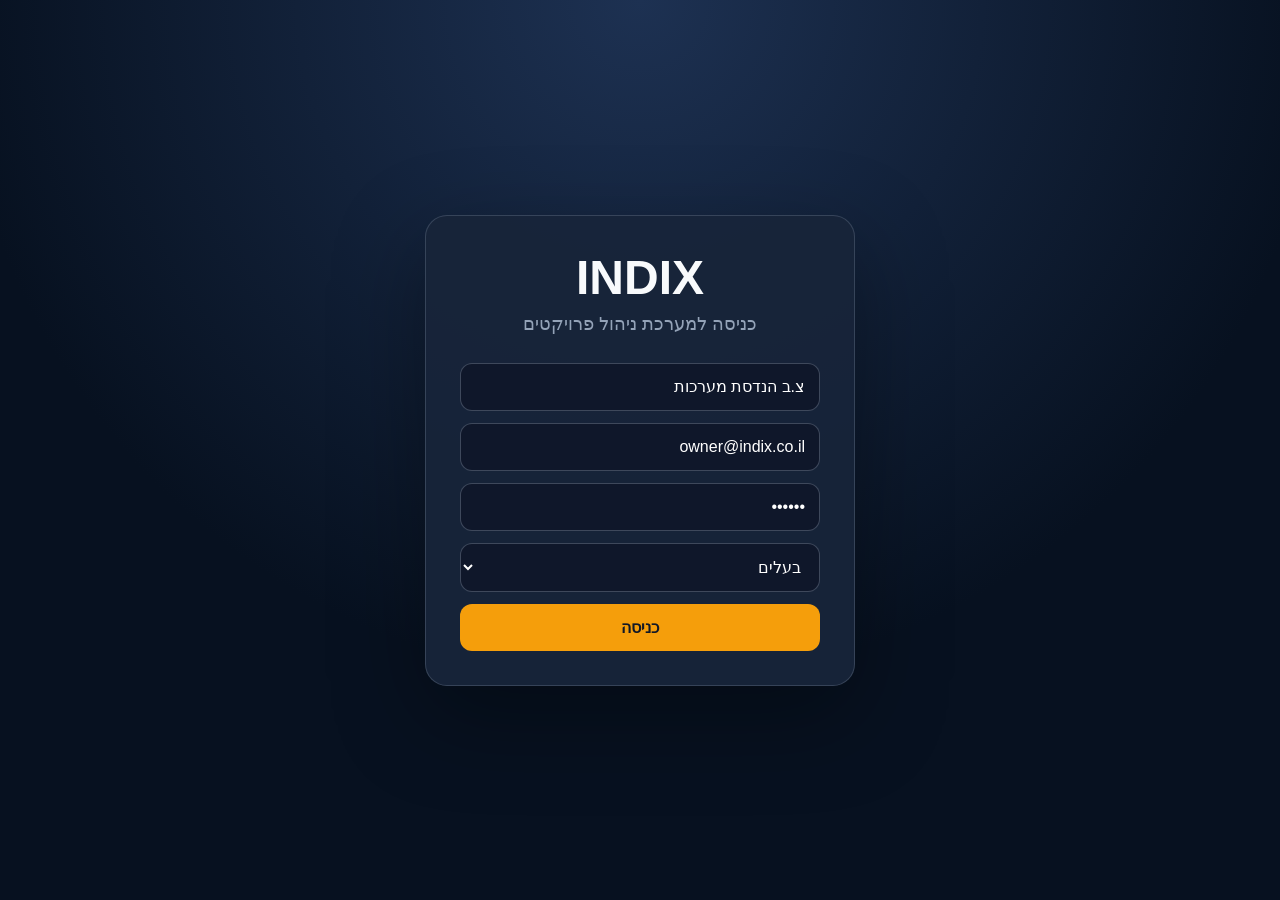
<file: index.html>
<!DOCTYPE html>
<html lang="he" dir="rtl">
<head>
<meta charset="UTF-8">
<meta name="viewport" content="width=device-width, initial-scale=1.0">
<title>INDIX v2</title>
<style>
*{box-sizing:border-box;margin:0;padding:0;font-family:Arial,Helvetica,sans-serif}
body{background:#071120;color:#f8fafc;min-height:100vh}
button,.card,.nav button,.row{cursor:pointer}
.hidden{display:none!important}
.login{min-height:100vh;display:flex;align-items:center;justify-content:center;background:radial-gradient(circle at top,#1d3152 0,#071120 62%);padding:20px}
.login-card{width:100%;max-width:430px;background:rgba(24,37,58,.94);border:1px solid rgba(148,163,184,.25);border-radius:22px;padding:34px;box-shadow:0 30px 90px rgba(0,0,0,.35)}
.logo{font-size:48px;font-weight:900;text-align:center;margin-bottom:8px}
.sub{text-align:center;color:#94a3b8;margin-bottom:28px;font-size:18px}
input,select,textarea{width:100%;background:#0f172a;border:1px solid rgba(148,163,184,.35);border-radius:12px;padding:14px;color:white;margin-bottom:12px;font-size:16px}
.btn{background:#f59e0b;color:#111827;border:0;border-radius:12px;padding:14px 18px;font-weight:900;font-size:16px;width:100%}
.btn2{background:#2563eb;color:white}
.app{display:none;min-height:100vh;background:radial-gradient(circle at top,#182844 0,#071120 58%)}
.header{padding:20px;display:flex;justify-content:space-between;align-items:center;border-bottom:1px solid rgba(255,255,255,.08)}
.brand{font-size:34px;font-weight:900}.user{color:#cbd5e1;font-weight:700}
.nav{display:flex;gap:8px;flex-wrap:wrap;padding:14px;background:rgba(8,16,31,.72);position:sticky;top:0;z-index:10}
.nav button{background:#0f172a;color:#dbeafe;border:1px solid rgba(148,163,184,.25);border-radius:12px;padding:12px 14px;font-weight:800}
.nav button.active{background:#2563eb;color:white}
.main{padding:22px;max-width:1180px;margin:auto}
.title{text-align:center;margin:18px 0 26px}.title h1{font-size:30px}.title p{color:#94a3b8;margin-top:8px;font-size:18px}
.stats{display:grid;grid-template-columns:repeat(4,1fr);gap:14px;margin-bottom:22px}
.box,.stat{background:rgba(24,37,58,.88);border:1px solid rgba(148,163,184,.18);border-radius:16px;box-shadow:0 20px 55px rgba(0,0,0,.22);padding:22px}
.stat{text-align:center}.icon{font-size:32px;margin-bottom:10px}.num{font-size:34px;font-weight:900}
.green{color:#78e06f}.blue{color:#60a5fa}.yellow{color:#fbbf24}.purple{color:#a855f7}.red{color:#fb7185}
.grid{display:grid;grid-template-columns:1fr 1fr;gap:18px;margin-bottom:18px}
.quick{display:grid;grid-template-columns:repeat(2,1fr);gap:12px}.card{background:#0f172a;border:1px solid rgba(148,163,184,.25);border-radius:12px;padding:16px;text-align:center;font-weight:800}.card span{display:block;font-size:28px;margin-bottom:8px}
table{width:100%;border-collapse:collapse;text-align:center}th,td{border:1px solid rgba(148,163,184,.24);padding:12px}th{background:rgba(15,23,42,.55)}
.row:hover{background:rgba(59,130,246,.15)}
.plan{background:#0b1528;border:1px solid rgba(148,163,184,.25);border-radius:16px;min-height:380px;position:relative;overflow:hidden}
.road{position:absolute;left:8%;right:8%;top:45%;height:80px;background:#263246;border:2px solid #475569;border-radius:18px;transform:rotate(-7deg)}
.line{position:absolute;left:12%;right:12%;top:53%;border-top:5px dashed #94a3b8;transform:rotate(-7deg)}
.path{position:absolute;height:18px;border-radius:30px;transform:rotate(-7deg)}
.orange{background:#f59e0b;left:15%;top:47%;width:180px;box-shadow:0 0 18px #f59e0b}.cyan{background:#38bdf8;left:38%;top:44%;width:160px;box-shadow:0 0 18px #38bdf8}.lime{background:#22c55e;left:59%;top:40%;width:150px;box-shadow:0 0 18px #22c55e}.violet{background:#a855f7;left:72%;top:56%;width:90px;box-shadow:0 0 18px #a855f7}
.pin{position:absolute;width:34px;height:34px;border-radius:50%;display:flex;align-items:center;justify-content:center;font-weight:900;border:3px solid #0f172a}.p1{left:20%;top:36%;background:#f59e0b}.p2{left:44%;top:33%;background:#38bdf8}.p3{left:65%;top:30%;background:#22c55e}.p4{left:77%;top:48%;background:#a855f7}
.badge{display:inline-block;padding:6px 10px;border-radius:999px;background:#0f172a;color:#cbd5e1;border:1px solid rgba(148,163,184,.25);font-size:14px;margin:3px}
.toast{position:fixed;left:18px;bottom:18px;background:#22c55e;color:#052e16;padding:14px 18px;border-radius:12px;font-weight:900;z-index:99}
.note{color:#cbd5e1;line-height:1.9}
.progressbar{height:12px;background:#0f172a;border-radius:99px;overflow:hidden;margin-top:8px}.progressbar span{display:block;height:100%;background:#22c55e}
@media(max-width:800px){.stats,.grid,.quick{grid-template-columns:1fr}.header{display:block}.brand{margin-bottom:8px}.main{padding:16px}.nav{position:static}}
</style>
</head>
<body>
<section id="login" class="login">
  <div class="login-card">
    <div class="logo">INDIX</div>
    <div class="sub">כניסה למערכת ניהול פרויקטים</div>
    <input value="צ.ב הנדסת מערכות" placeholder="שם החברה">
    <input value="owner@indix.co.il" placeholder="אימייל">
    <input value="123456" type="password" placeholder="סיסמה">
    <select id="role"><option value="owner">בעלים</option><option value="engineer">מהנדס</option><option value="worker">עובד</option><option value="warehouse">מחסן</option></select>
    <button class="btn" onclick="login()">כניסה</button>
  </div>
</section>
<section id="app" class="app">
  <header class="header"><div class="brand">INDIX</div><div class="user" id="userLabel">יאסן סוויס · בעלים</div></header>
  <nav class="nav">
    <button id="b-dashboard" onclick="show('dashboard')">🏠 לוח בקרה</button>
    <button id="b-projects" onclick="show('projects')">💼 פרויקטים</button>
    <button id="b-tasks" onclick="show('tasks')">👷 משימות עובדים</button>
    <button id="b-plans" onclick="show('plans')">📐 מפה</button>
    <button id="b-stock" onclick="show('stock')">📦 מלאי</button>
    <button id="b-reports" onclick="show('reports')">📊 דוחות</button>
    <button onclick="logout()">🚪 יציאה</button>
  </nav>
  <main class="main">
    <div id="dashboard">
      <section class="title"><h1>לוח בקרה - בעל החברה</h1><p>إدارة مشاريع، مهام عمال، مخزن، خارطة، ونسبة إنجاز تلقائية</p></section>
      <section class="stats">
        <div class="stat"><div class="icon">💼</div><h3>פרויקטים</h3><div class="num purple" id="projectCount">0</div></div>
        <div class="stat"><div class="icon">👷</div><h3>משימות פתוחות</h3><div class="num yellow" id="openTasks">0</div></div>
        <div class="stat"><div class="icon">✅</div><h3>בוצע</h3><div class="num green" id="doneTasks">0</div></div>
        <div class="stat"><div class="icon">📦</div><h3>פריטי מלאי</h3><div class="num blue" id="stockCount">0</div></div>
      </section>
      <section class="grid">
        <div class="box"><h2>פרויקט מרכזי</h2><br><p><b id="mainProject">בחר פרויקט</b></p><h1 class="green" id="mainProgress" style="font-size:42px;margin:18px 0">0%</h1><div class="progressbar"><span id="mainProgressBar" style="width:0%"></span></div></div>
        <div class="box"><h2>פעולות מהירות</h2><br><div class="quick"><div class="card" onclick="show('projects')"><span>➕</span>הוסף פרויקט</div><div class="card" onclick="show('tasks')"><span>👷</span>כתוב משימה לעובד</div><div class="card" onclick="show('stock')"><span>📦</span>הוסף אורדר למלאי</div><div class="card" onclick="show('plans')"><span>📐</span>סמן במפה</div></div></div>
      </section>
    </div>
    <div id="projects" class="hidden">
      <section class="title"><h1>פרויקטים</h1><p>أضف مشروع جديد وافتحه للتحكم الكامل</p></section>
      <section class="grid">
        <div class="box"><h2>רשימת פרויקטים</h2><br><table id="projectsTable"></table></div>
        <div class="box"><h2>הוסף פרויקט חדש</h2><br><input id="pName" placeholder="שם פרויקט" value="כביש 25 → כביש 27"><input id="pLocation" placeholder="מיקום" value="רהט"><input id="pEngineer" placeholder="מהנדס" value="דוד כהן"><button class="btn" onclick="addProject()">הוסף פרויקט</button></div>
      </section>
    </div>
    <div id="tasks" class="hidden">
      <section class="title"><h1>משימות עובדים</h1><p>اكتب للعامل ماذا يعمل بكرا، والعامل يكتب شو أنجز، والنسبة ترتفع تلقائيًا</p></section>
      <section class="grid">
        <div class="box"><h2>משימה חדשה לעובד</h2><br><select id="taskProject"></select><input id="taskWorker" value="אחמד אבו סוויס" placeholder="שם עובד"><input id="taskText" value="להתקין 12 פנסים באזור המסומן בכחול" placeholder="מה צריך לעשות מחר"><select id="taskType"><option value="פנסים">פנסים</option><option value="עמודים">עמודים</option><option value="כבלים">כבלים</option><option value="מגשים">מגשים</option></select><button class="btn" onclick="addTask()">שלח משימה לעובד</button></div>
        <div class="box"><h2>רשימת משימות</h2><br><table id="tasksTable"></table></div>
      </section>
    </div>
    <div id="plans" class="hidden">
      <section class="title"><h1>מפה ותוכניות</h1><p>كل عمل له لون، وعند إغلاق المهمة تظهر على الخريطة وترتفع نسبة الإنجاز</p></section>
      <section class="grid">
        <div class="box"><h2>מפת עבודה</h2><br><div class="plan" id="map" onclick="manualMark(event)"><div class="road"></div><div class="line"></div><div class="path orange"></div><div class="path cyan"></div><div class="path lime"></div><div class="path violet"></div><div class="pin p1">ע</div><div class="pin p2">פ</div><div class="pin p3">כ</div><div class="pin p4">מ</div></div><br><span class="badge">🟠 עמודים</span><span class="badge">🔵 פנסים</span><span class="badge">🟢 כבלים</span><span class="badge">🟣 מגשים</span></div>
        <div class="box"><h2>סימון ידני במפה</h2><br><p class="note">اضغط على الخريطة لإضافة نقطة عمل. لاحقًا سنربطها بملف PDF/DWG حقيقي.</p><button class="btn" onclick="toast('اختر مكان على الخريطة واضغط عليه')">הוסף סימון</button></div>
      </section>
    </div>
    <div id="stock" class="hidden">
      <section class="title"><h1>מלאי</h1><p>أضف مواد جديدة أو أوردر فوق الكمية الموجودة، والكمية تتحدث تلقائيًا</p></section>
      <section class="grid">
        <div class="box"><h2>טבלת מלאי</h2><br><table id="stockTable"></table></div>
        <div class="box"><h2>הוסף/עדכן מלאי</h2><br><input id="stockName" value="פנס LED" placeholder="שם חומר"><input id="stockQty" type="number" value="50" placeholder="כמות שהגיעה"><input id="stockNote" value="אורדר חדש מאותו סוג" placeholder="הערה"><button class="btn" onclick="addStock()">הוסף כמות למלאי</button></div>
      </section>
    </div>
    <div id="reports" class="hidden">
      <section class="title"><h1>דוחות סוף יום</h1><p>العامل يكتب ماذا أنجز، والمهندس وصاحب الشركة يرون التحديث</p></section>
      <section class="box"><h2>יומן עדכונים</h2><br><table id="logTable"></table></section>
    </div>
  </main>
</section>
<div id="toast" class="toast hidden"></div>
<script>
let projects=JSON.parse(localStorage.getItem('projects')||'[]');
let tasks=JSON.parse(localStorage.getItem('tasks')||'[]');
let stock=JSON.parse(localStorage.getItem('stock')||'[]');
let logs=JSON.parse(localStorage.getItem('logs')||'[]');
if(!projects.length){projects=[{name:'כביש 25 → כביש 27',location:'רהט',engineer:'דוד כהן',progress:60}]}
if(!stock.length){stock=[{name:'פנס LED',qty:60,note:'קיים במחסן'},{name:'עמוד תאורה',qty:40,note:'קיים במחסן'},{name:'כבל 4×35',qty:1200,note:'מטר'}]}
save();
function login(){let r=document.getElementById('role').value;let name=r==='owner'?'בעלים - גישה מלאה':r==='engineer'?'מהנדס':r==='worker'?'עובד':'מחסן';document.getElementById('userLabel').innerText='יאסן סוויס · '+name;document.getElementById('login').style.display='none';document.getElementById('app').style.display='block';renderAll();show('dashboard')}
function logout(){document.getElementById('app').style.display='none';document.getElementById('login').style.display='flex'}
function save(){localStorage.setItem('projects',JSON.stringify(projects));localStorage.setItem('tasks',JSON.stringify(tasks));localStorage.setItem('stock',JSON.stringify(stock));localStorage.setItem('logs',JSON.stringify(logs))}
function show(id){['dashboard','projects','tasks','plans','stock','reports'].forEach(x=>{document.getElementById(x).classList.toggle('hidden',x!==id);let b=document.getElementById('b-'+x);if(b)b.classList.toggle('active',x===id)});renderAll()}
function renderAll(){renderDashboard();renderProjects();renderTaskProjects();renderTasks();renderStock();renderLogs();save()}
function renderDashboard(){document.getElementById('projectCount').innerText=projects.length;document.getElementById('openTasks').innerText=tasks.filter(t=>t.status!=='בוצע').length;document.getElementById('doneTasks').innerText=tasks.filter(t=>t.status==='בוצע').length;document.getElementById('stockCount').innerText=stock.length;let p=projects[0]||{name:'אין',progress:0};document.getElementById('mainProject').innerText=p.name;document.getElementById('mainProgress').innerText=p.progress+'%';document.getElementById('mainProgressBar').style.width=p.progress+'%'}
function renderProjects(){document.getElementById('projectsTable').innerHTML='<tr><th>פרויקט</th><th>מיקום</th><th>מהנדס</th><th>התקדמות</th></tr>'+projects.map(p=>`<tr class="row"><td>${p.name}</td><td>${p.location}</td><td>${p.engineer}</td><td>${p.progress}%</td></tr>`).join('')}
function addProject(){let name=document.getElementById('pName').value.trim();if(!name)return toast('اكتب اسم المشروع');projects.unshift({name,location:document.getElementById('pLocation').value,engineer:document.getElementById('pEngineer').value,progress:0});logs.unshift({text:'נוסף פרויקט חדש: '+name,time:new Date().toLocaleString()});renderAll();toast('تم إضافة المشروع')}
function renderTaskProjects(){let s=document.getElementById('taskProject');s.innerHTML=projects.map((p,i)=>`<option value="${i}">${p.name}</option>`).join('')}
function addTask(){let pi=+document.getElementById('taskProject').value;let t={projectIndex:pi,worker:document.getElementById('taskWorker').value,text:document.getElementById('taskText').value,type:document.getElementById('taskType').value,status:'פתוח',doneText:''};tasks.unshift(t);logs.unshift({text:'נשלחה משימה ל-'+t.worker+': '+t.text,time:new Date().toLocaleString()});renderAll();toast('تم إرسال المهمة للعامل')}
function renderTasks(){document.getElementById('tasksTable').innerHTML='<tr><th>פרויקט</th><th>עובד</th><th>משימה</th><th>סטטוס</th><th>פעולה</th></tr>'+tasks.map((t,i)=>`<tr><td>${projects[t.projectIndex]?.name||''}</td><td>${t.worker}</td><td>${t.text}<br><small>${t.doneText||''}</small></td><td>${t.status}</td><td><button class="btn" onclick="completeTask(${i})">בוצע</button></td></tr>`).join('')}
function completeTask(i){let txt=prompt('اكتب شو انعمل اليوم:','בוצע חלק מהעבודה + צורפו תמונות');tasks[i].status='בוצע';tasks[i].doneText=txt||'בוצע';let p=projects[tasks[i].projectIndex];if(p){p.progress=Math.min(100,p.progress+5)}logs.unshift({text:'העובד דיווח ביצוע: '+tasks[i].doneText,time:new Date().toLocaleString()});autoMapPin(tasks[i].type);renderAll();toast('تم تحديث الإنجاز والخريطة تلقائيًا')}
function renderStock(){document.getElementById('stockTable').innerHTML='<tr><th>חומר</th><th>כמות</th><th>הערה</th></tr>'+stock.map(s=>`<tr><td>${s.name}</td><td>${s.qty}</td><td>${s.note||''}</td></tr>`).join('')}
function addStock(){let name=document.getElementById('stockName').value.trim();let qty=+document.getElementById('stockQty').value;if(!name||!qty)return toast('اكتب اسم المادة والكمية');let item=stock.find(s=>s.name===name);if(item){item.qty+=qty;item.note=document.getElementById('stockNote').value}else{stock.push({name,qty,note:document.getElementById('stockNote').value})}logs.unshift({text:'עודכן מלאי: '+name+' +'+qty,time:new Date().toLocaleString()});renderAll();toast('تم تحديث كمية المخزن تلقائيًا')}
function renderLogs(){document.getElementById('logTable').innerHTML='<tr><th>זמן</th><th>עדכון</th></tr>'+logs.map(l=>`<tr><td>${l.time}</td><td>${l.text}</td></tr>`).join('')}
function manualMark(e){addPin(e.offsetX,e.offsetY,'#38bdf8');toast('تم وضع علامة على الخريطة')}
function autoMapPin(type){let map=document.getElementById('map');if(!map)return;let color=type==='פנסים'?'#38bdf8':type==='עמודים'?'#f59e0b':type==='כבלים'?'#22c55e':'#a855f7';addPin(120+Math.random()*250,120+Math.random()*160,color)}
function addPin(x,y,color){let p=document.createElement('div');p.style.cssText='position:absolute;width:22px;height:22px;border-radius:50%;background:'+color+';border:3px solid #0f172a;left:'+(x-11)+'px;top:'+(y-11)+'px';document.getElementById('map').appendChild(p)}
function toast(msg){let t=document.getElementById('toast');t.innerText=msg;t.classList.remove('hidden');setTimeout(()=>t.classList.add('hidden'),2200)}
</script>
</body>
</html>
</file>
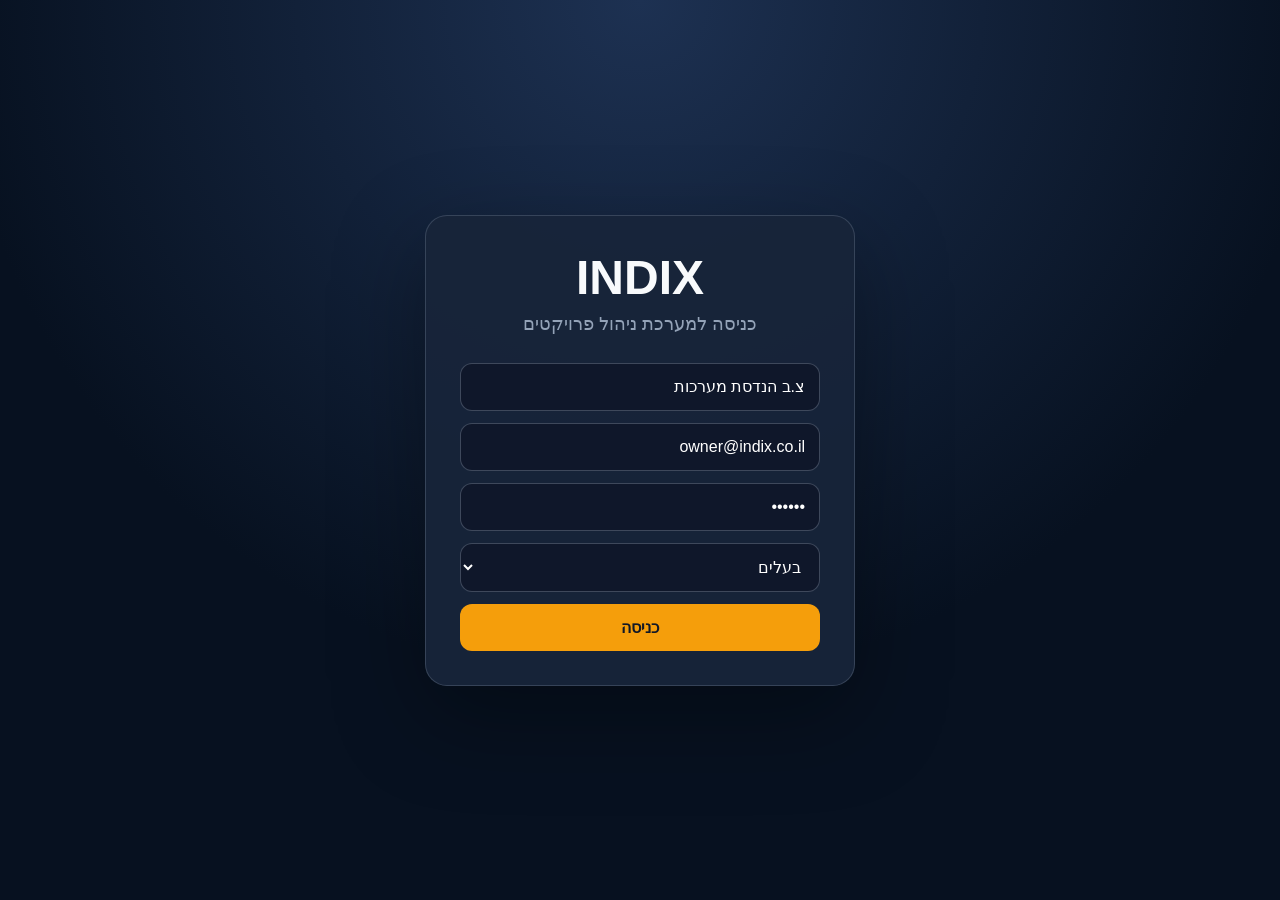
<file: index.htm1.html>
<!DOCTYPE html>
<html lang="he" dir="rtl">
<head>
<meta charset="UTF-8">
<meta name="viewport" content="width=device-width, initial-scale=1.0">
<title>INDIX v2</title>
<style>
*{box-sizing:border-box;margin:0;padding:0;font-family:Arial,Helvetica,sans-serif}
body{background:#071120;color:#f8fafc;min-height:100vh}
button,.card,.nav button,.row{cursor:pointer}
.hidden{display:none!important}
.login{min-height:100vh;display:flex;align-items:center;justify-content:center;background:radial-gradient(circle at top,#1d3152 0,#071120 62%);padding:20px}
.login-card{width:100%;max-width:430px;background:rgba(24,37,58,.94);border:1px solid rgba(148,163,184,.25);border-radius:22px;padding:34px;box-shadow:0 30px 90px rgba(0,0,0,.35)}
.logo{font-size:48px;font-weight:900;text-align:center;margin-bottom:8px}
.sub{text-align:center;color:#94a3b8;margin-bottom:28px;font-size:18px}
input,select,textarea{width:100%;background:#0f172a;border:1px solid rgba(148,163,184,.35);border-radius:12px;padding:14px;color:white;margin-bottom:12px;font-size:16px}
.btn{background:#f59e0b;color:#111827;border:0;border-radius:12px;padding:14px 18px;font-weight:900;font-size:16px;width:100%}
.btn2{background:#2563eb;color:white}
.app{display:none;min-height:100vh;background:radial-gradient(circle at top,#182844 0,#071120 58%)}
.header{padding:20px;display:flex;justify-content:space-between;align-items:center;border-bottom:1px solid rgba(255,255,255,.08)}
.brand{font-size:34px;font-weight:900}.user{color:#cbd5e1;font-weight:700}
.nav{display:flex;gap:8px;flex-wrap:wrap;padding:14px;background:rgba(8,16,31,.72);position:sticky;top:0;z-index:10}
.nav button{background:#0f172a;color:#dbeafe;border:1px solid rgba(148,163,184,.25);border-radius:12px;padding:12px 14px;font-weight:800}
.nav button.active{background:#2563eb;color:white}
.main{padding:22px;max-width:1180px;margin:auto}
.title{text-align:center;margin:18px 0 26px}.title h1{font-size:30px}.title p{color:#94a3b8;margin-top:8px;font-size:18px}
.stats{display:grid;grid-template-columns:repeat(4,1fr);gap:14px;margin-bottom:22px}
.box,.stat{background:rgba(24,37,58,.88);border:1px solid rgba(148,163,184,.18);border-radius:16px;box-shadow:0 20px 55px rgba(0,0,0,.22);padding:22px}
.stat{text-align:center}.icon{font-size:32px;margin-bottom:10px}.num{font-size:34px;font-weight:900}
.green{color:#78e06f}.blue{color:#60a5fa}.yellow{color:#fbbf24}.purple{color:#a855f7}.red{color:#fb7185}
.grid{display:grid;grid-template-columns:1fr 1fr;gap:18px;margin-bottom:18px}
.quick{display:grid;grid-template-columns:repeat(2,1fr);gap:12px}.card{background:#0f172a;border:1px solid rgba(148,163,184,.25);border-radius:12px;padding:16px;text-align:center;font-weight:800}.card span{display:block;font-size:28px;margin-bottom:8px}
table{width:100%;border-collapse:collapse;text-align:center}th,td{border:1px solid rgba(148,163,184,.24);padding:12px}th{background:rgba(15,23,42,.55)}
.row:hover{background:rgba(59,130,246,.15)}
.plan{background:#0b1528;border:1px solid rgba(148,163,184,.25);border-radius:16px;min-height:380px;position:relative;overflow:hidden}
.road{position:absolute;left:8%;right:8%;top:45%;height:80px;background:#263246;border:2px solid #475569;border-radius:18px;transform:rotate(-7deg)}
.line{position:absolute;left:12%;right:12%;top:53%;border-top:5px dashed #94a3b8;transform:rotate(-7deg)}
.path{position:absolute;height:18px;border-radius:30px;transform:rotate(-7deg)}
.orange{background:#f59e0b;left:15%;top:47%;width:180px;box-shadow:0 0 18px #f59e0b}.cyan{background:#38bdf8;left:38%;top:44%;width:160px;box-shadow:0 0 18px #38bdf8}.lime{background:#22c55e;left:59%;top:40%;width:150px;box-shadow:0 0 18px #22c55e}.violet{background:#a855f7;left:72%;top:56%;width:90px;box-shadow:0 0 18px #a855f7}
.pin{position:absolute;width:34px;height:34px;border-radius:50%;display:flex;align-items:center;justify-content:center;font-weight:900;border:3px solid #0f172a}.p1{left:20%;top:36%;background:#f59e0b}.p2{left:44%;top:33%;background:#38bdf8}.p3{left:65%;top:30%;background:#22c55e}.p4{left:77%;top:48%;background:#a855f7}
.badge{display:inline-block;padding:6px 10px;border-radius:999px;background:#0f172a;color:#cbd5e1;border:1px solid rgba(148,163,184,.25);font-size:14px;margin:3px}
.toast{position:fixed;left:18px;bottom:18px;background:#22c55e;color:#052e16;padding:14px 18px;border-radius:12px;font-weight:900;z-index:99}
.note{color:#cbd5e1;line-height:1.9}
.progressbar{height:12px;background:#0f172a;border-radius:99px;overflow:hidden;margin-top:8px}.progressbar span{display:block;height:100%;background:#22c55e}
@media(max-width:800px){.stats,.grid,.quick{grid-template-columns:1fr}.header{display:block}.brand{margin-bottom:8px}.main{padding:16px}.nav{position:static}}
</style>
</head>
<body>
<section id="login" class="login">
  <div class="login-card">
    <div class="logo">INDIX</div>
    <div class="sub">כניסה למערכת ניהול פרויקטים</div>
    <input value="צ.ב הנדסת מערכות" placeholder="שם החברה">
    <input value="owner@indix.co.il" placeholder="אימייל">
    <input value="123456" type="password" placeholder="סיסמה">
    <select id="role"><option value="owner">בעלים</option><option value="engineer">מהנדס</option><option value="worker">עובד</option><option value="warehouse">מחסן</option></select>
    <button class="btn" onclick="login()">כניסה</button>
  </div>
</section>
<section id="app" class="app">
  <header class="header"><div class="brand">INDIX</div><div class="user" id="userLabel">יאסן סוויס · בעלים</div></header>
  <nav class="nav">
    <button id="b-dashboard" onclick="show('dashboard')">🏠 לוח בקרה</button>
    <button id="b-projects" onclick="show('projects')">💼 פרויקטים</button>
    <button id="b-tasks" onclick="show('tasks')">👷 משימות עובדים</button>
    <button id="b-plans" onclick="show('plans')">📐 מפה</button>
    <button id="b-stock" onclick="show('stock')">📦 מלאי</button>
    <button id="b-reports" onclick="show('reports')">📊 דוחות</button>
    <button onclick="logout()">🚪 יציאה</button>
  </nav>
  <main class="main">
    <div id="dashboard">
      <section class="title"><h1>לוח בקרה - בעל החברה</h1><p>إدارة مشاريع، مهام عمال، مخزن، خارطة، ونسبة إنجاز تلقائية</p></section>
      <section class="stats">
        <div class="stat"><div class="icon">💼</div><h3>פרויקטים</h3><div class="num purple" id="projectCount">0</div></div>
        <div class="stat"><div class="icon">👷</div><h3>משימות פתוחות</h3><div class="num yellow" id="openTasks">0</div></div>
        <div class="stat"><div class="icon">✅</div><h3>בוצע</h3><div class="num green" id="doneTasks">0</div></div>
        <div class="stat"><div class="icon">📦</div><h3>פריטי מלאי</h3><div class="num blue" id="stockCount">0</div></div>
      </section>
      <section class="grid">
        <div class="box"><h2>פרויקט מרכזי</h2><br><p><b id="mainProject">בחר פרויקט</b></p><h1 class="green" id="mainProgress" style="font-size:42px;margin:18px 0">0%</h1><div class="progressbar"><span id="mainProgressBar" style="width:0%"></span></div></div>
        <div class="box"><h2>פעולות מהירות</h2><br><div class="quick"><div class="card" onclick="show('projects')"><span>➕</span>הוסף פרויקט</div><div class="card" onclick="show('tasks')"><span>👷</span>כתוב משימה לעובד</div><div class="card" onclick="show('stock')"><span>📦</span>הוסף אורדר למלאי</div><div class="card" onclick="show('plans')"><span>📐</span>סמן במפה</div></div></div>
      </section>
    </div>
    <div id="projects" class="hidden">
      <section class="title"><h1>פרויקטים</h1><p>أضف مشروع جديد وافتحه للتحكم الكامل</p></section>
      <section class="grid">
        <div class="box"><h2>רשימת פרויקטים</h2><br><table id="projectsTable"></table></div>
        <div class="box"><h2>הוסף פרויקט חדש</h2><br><input id="pName" placeholder="שם פרויקט" value="כביש 25 → כביש 27"><input id="pLocation" placeholder="מיקום" value="רהט"><input id="pEngineer" placeholder="מהנדס" value="דוד כהן"><button class="btn" onclick="addProject()">הוסף פרויקט</button></div>
      </section>
    </div>
    <div id="tasks" class="hidden">
      <section class="title"><h1>משימות עובדים</h1><p>اكتب للعامل ماذا يعمل بكرا، والعامل يكتب شو أنجز، والنسبة ترتفع تلقائيًا</p></section>
      <section class="grid">
        <div class="box"><h2>משימה חדשה לעובד</h2><br><select id="taskProject"></select><input id="taskWorker" value="אחמד אבו סוויס" placeholder="שם עובד"><input id="taskText" value="להתקין 12 פנסים באזור המסומן בכחול" placeholder="מה צריך לעשות מחר"><select id="taskType"><option value="פנסים">פנסים</option><option value="עמודים">עמודים</option><option value="כבלים">כבלים</option><option value="מגשים">מגשים</option></select><button class="btn" onclick="addTask()">שלח משימה לעובד</button></div>
        <div class="box"><h2>רשימת משימות</h2><br><table id="tasksTable"></table></div>
      </section>
    </div>
    <div id="plans" class="hidden">
      <section class="title"><h1>מפה ותוכניות</h1><p>كل عمل له لون، وعند إغلاق المهمة تظهر على الخريطة وترتفع نسبة الإنجاز</p></section>
      <section class="grid">
        <div class="box"><h2>מפת עבודה</h2><br><div class="plan" id="map" onclick="manualMark(event)"><div class="road"></div><div class="line"></div><div class="path orange"></div><div class="path cyan"></div><div class="path lime"></div><div class="path violet"></div><div class="pin p1">ע</div><div class="pin p2">פ</div><div class="pin p3">כ</div><div class="pin p4">מ</div></div><br><span class="badge">🟠 עמודים</span><span class="badge">🔵 פנסים</span><span class="badge">🟢 כבלים</span><span class="badge">🟣 מגשים</span></div>
        <div class="box"><h2>סימון ידני במפה</h2><br><p class="note">اضغط على الخريطة لإضافة نقطة عمل. لاحقًا سنربطها بملف PDF/DWG حقيقي.</p><button class="btn" onclick="toast('اختر مكان على الخريطة واضغط عليه')">הוסף סימון</button></div>
      </section>
    </div>
    <div id="stock" class="hidden">
      <section class="title"><h1>מלאי</h1><p>أضف مواد جديدة أو أوردر فوق الكمية الموجودة، والكمية تتحدث تلقائيًا</p></section>
      <section class="grid">
        <div class="box"><h2>טבלת מלאי</h2><br><table id="stockTable"></table></div>
        <div class="box"><h2>הוסף/עדכן מלאי</h2><br><input id="stockName" value="פנס LED" placeholder="שם חומר"><input id="stockQty" type="number" value="50" placeholder="כמות שהגיעה"><input id="stockNote" value="אורדר חדש מאותו סוג" placeholder="הערה"><button class="btn" onclick="addStock()">הוסף כמות למלאי</button></div>
      </section>
    </div>
    <div id="reports" class="hidden">
      <section class="title"><h1>דוחות סוף יום</h1><p>العامل يكتب ماذا أنجز، والمهندس وصاحب الشركة يرون التحديث</p></section>
      <section class="box"><h2>יומן עדכונים</h2><br><table id="logTable"></table></section>
    </div>
  </main>
</section>
<div id="toast" class="toast hidden"></div>
<script>
let projects=JSON.parse(localStorage.getItem('projects')||'[]');
let tasks=JSON.parse(localStorage.getItem('tasks')||'[]');
let stock=JSON.parse(localStorage.getItem('stock')||'[]');
let logs=JSON.parse(localStorage.getItem('logs')||'[]');
if(!projects.length){projects=[{name:'כביש 25 → כביש 27',location:'רהט',engineer:'דוד כהן',progress:60}]}
if(!stock.length){stock=[{name:'פנס LED',qty:60,note:'קיים במחסן'},{name:'עמוד תאורה',qty:40,note:'קיים במחסן'},{name:'כבל 4×35',qty:1200,note:'מטר'}]}
save();
function login(){let r=document.getElementById('role').value;let name=r==='owner'?'בעלים - גישה מלאה':r==='engineer'?'מהנדס':r==='worker'?'עובד':'מחסן';document.getElementById('userLabel').innerText='יאסן סוויס · '+name;document.getElementById('login').style.display='none';document.getElementById('app').style.display='block';renderAll();show('dashboard')}
function logout(){document.getElementById('app').style.display='none';document.getElementById('login').style.display='flex'}
function save(){localStorage.setItem('projects',JSON.stringify(projects));localStorage.setItem('tasks',JSON.stringify(tasks));localStorage.setItem('stock',JSON.stringify(stock));localStorage.setItem('logs',JSON.stringify(logs))}
function show(id){['dashboard','projects','tasks','plans','stock','reports'].forEach(x=>{document.getElementById(x).classList.toggle('hidden',x!==id);let b=document.getElementById('b-'+x);if(b)b.classList.toggle('active',x===id)});renderAll()}
function renderAll(){renderDashboard();renderProjects();renderTaskProjects();renderTasks();renderStock();renderLogs();save()}
function renderDashboard(){document.getElementById('projectCount').innerText=projects.length;document.getElementById('openTasks').innerText=tasks.filter(t=>t.status!=='בוצע').length;document.getElementById('doneTasks').innerText=tasks.filter(t=>t.status==='בוצע').length;document.getElementById('stockCount').innerText=stock.length;let p=projects[0]||{name:'אין',progress:0};document.getElementById('mainProject').innerText=p.name;document.getElementById('mainProgress').innerText=p.progress+'%';document.getElementById('mainProgressBar').style.width=p.progress+'%'}
function renderProjects(){document.getElementById('projectsTable').innerHTML='<tr><th>פרויקט</th><th>מיקום</th><th>מהנדס</th><th>התקדמות</th></tr>'+projects.map(p=>`<tr class="row"><td>${p.name}</td><td>${p.location}</td><td>${p.engineer}</td><td>${p.progress}%</td></tr>`).join('')}
function addProject(){let name=document.getElementById('pName').value.trim();if(!name)return toast('اكتب اسم المشروع');projects.unshift({name,location:document.getElementById('pLocation').value,engineer:document.getElementById('pEngineer').value,progress:0});logs.unshift({text:'נוסף פרויקט חדש: '+name,time:new Date().toLocaleString()});renderAll();toast('تم إضافة المشروع')}
function renderTaskProjects(){let s=document.getElementById('taskProject');s.innerHTML=projects.map((p,i)=>`<option value="${i}">${p.name}</option>`).join('')}
function addTask(){let pi=+document.getElementById('taskProject').value;let t={projectIndex:pi,worker:document.getElementById('taskWorker').value,text:document.getElementById('taskText').value,type:document.getElementById('taskType').value,status:'פתוח',doneText:''};tasks.unshift(t);logs.unshift({text:'נשלחה משימה ל-'+t.worker+': '+t.text,time:new Date().toLocaleString()});renderAll();toast('تم إرسال المهمة للعامل')}
function renderTasks(){document.getElementById('tasksTable').innerHTML='<tr><th>פרויקט</th><th>עובד</th><th>משימה</th><th>סטטוס</th><th>פעולה</th></tr>'+tasks.map((t,i)=>`<tr><td>${projects[t.projectIndex]?.name||''}</td><td>${t.worker}</td><td>${t.text}<br><small>${t.doneText||''}</small></td><td>${t.status}</td><td><button class="btn" onclick="completeTask(${i})">בוצע</button></td></tr>`).join('')}
function completeTask(i){let txt=prompt('اكتب شو انعمل اليوم:','בוצע חלק מהעבודה + צורפו תמונות');tasks[i].status='בוצע';tasks[i].doneText=txt||'בוצע';let p=projects[tasks[i].projectIndex];if(p){p.progress=Math.min(100,p.progress+5)}logs.unshift({text:'העובד דיווח ביצוע: '+tasks[i].doneText,time:new Date().toLocaleString()});autoMapPin(tasks[i].type);renderAll();toast('تم تحديث الإنجاز والخريطة تلقائيًا')}
function renderStock(){document.getElementById('stockTable').innerHTML='<tr><th>חומר</th><th>כמות</th><th>הערה</th></tr>'+stock.map(s=>`<tr><td>${s.name}</td><td>${s.qty}</td><td>${s.note||''}</td></tr>`).join('')}
function addStock(){let name=document.getElementById('stockName').value.trim();let qty=+document.getElementById('stockQty').value;if(!name||!qty)return toast('اكتب اسم المادة والكمية');let item=stock.find(s=>s.name===name);if(item){item.qty+=qty;item.note=document.getElementById('stockNote').value}else{stock.push({name,qty,note:document.getElementById('stockNote').value})}logs.unshift({text:'עודכן מלאי: '+name+' +'+qty,time:new Date().toLocaleString()});renderAll();toast('تم تحديث كمية المخزن تلقائيًا')}
function renderLogs(){document.getElementById('logTable').innerHTML='<tr><th>זמן</th><th>עדכון</th></tr>'+logs.map(l=>`<tr><td>${l.time}</td><td>${l.text}</td></tr>`).join('')}
function manualMark(e){addPin(e.offsetX,e.offsetY,'#38bdf8');toast('تم وضع علامة على الخريطة')}
function autoMapPin(type){let map=document.getElementById('map');if(!map)return;let color=type==='פנסים'?'#38bdf8':type==='עמודים'?'#f59e0b':type==='כבלים'?'#22c55e':'#a855f7';addPin(120+Math.random()*250,120+Math.random()*160,color)}
function addPin(x,y,color){let p=document.createElement('div');p.style.cssText='position:absolute;width:22px;height:22px;border-radius:50%;background:'+color+';border:3px solid #0f172a;left:'+(x-11)+'px;top:'+(y-11)+'px';document.getElementById('map').appendChild(p)}
function toast(msg){let t=document.getElementById('toast');t.innerText=msg;t.classList.remove('hidden');setTimeout(()=>t.classList.add('hidden'),2200)}
</script>
</body>
</html>
</file>
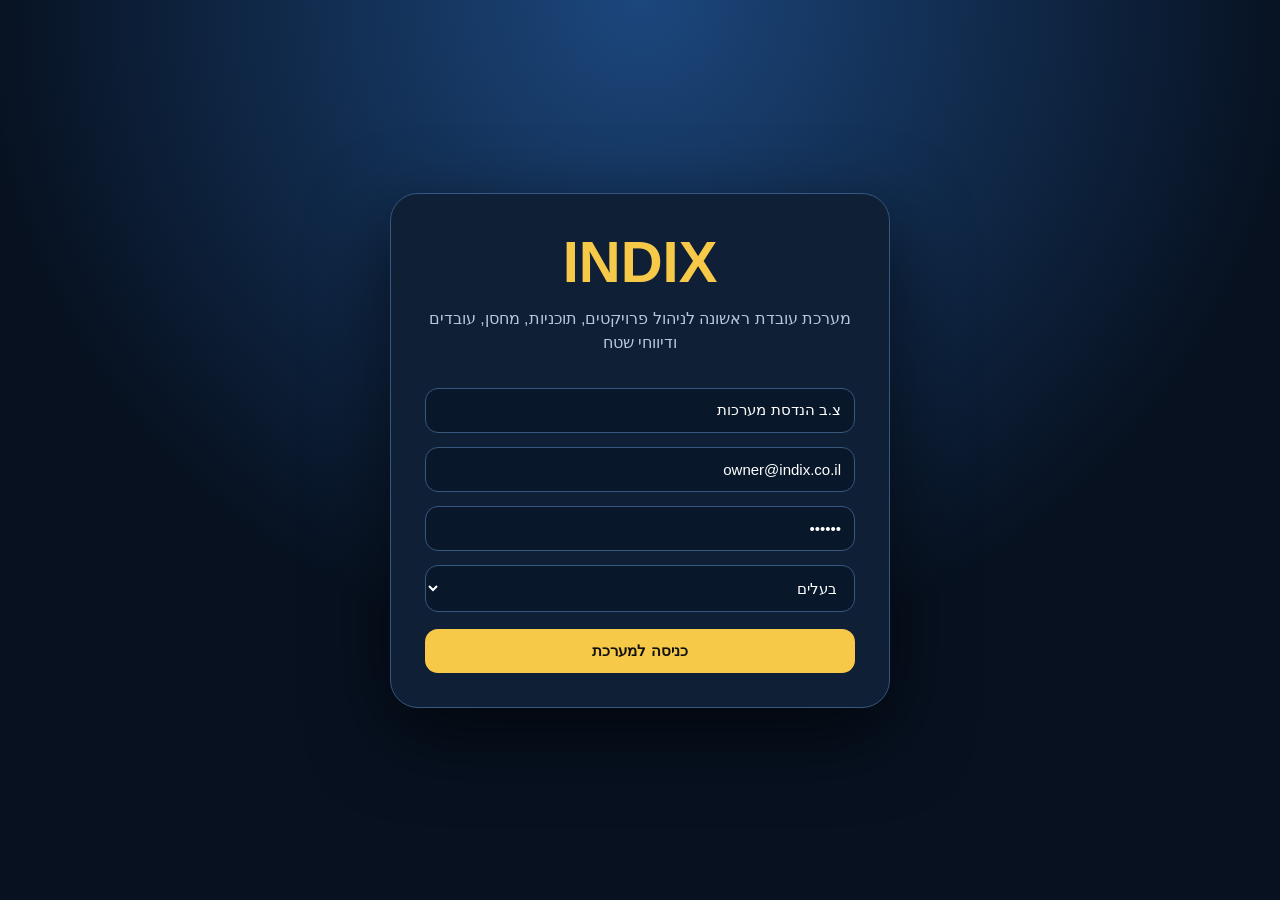
<file: index.htmI .html>
<!DOCTYPE html>
<html lang="he" dir="rtl">
<head>
<meta charset="UTF-8">
<meta name="viewport" content="width=device-width, initial-scale=1.0">
<title>INDIX Working V1</title>
<style>
*{box-sizing:border-box;margin:0;padding:0;font-family:Arial,Helvetica,sans-serif}
body{background:#071120;color:#f8fafc}
button{cursor:pointer}
.login{min-height:100vh;display:flex;align-items:center;justify-content:center;background:radial-gradient(circle at top,#1c477d,#071120 60%)}
.login-card{width:92%;max-width:500px;background:#0f1f35;border:1px solid #36577f;border-radius:28px;padding:34px;box-shadow:0 25px 80px #0009}
.logo{font-size:58px;font-weight:900;text-align:center;color:#f7c948}
.sub{text-align:center;color:#b8c7dc;margin:12px 0 26px;line-height:1.5}
input,select,textarea{width:100%;padding:13px;margin:7px 0;border-radius:13px;border:1px solid #36577f;background:#081729;color:#fff;font-size:15px}
textarea{min-height:90px}
.btn{border:0;border-radius:13px;background:#f7c948;color:#111;font-weight:900;padding:13px 16px;font-size:15px}
.btn-full{width:100%;margin-top:10px}
.app{display:none;min-height:100vh}
.top{display:flex;justify-content:space-between;align-items:center;padding:16px 22px;background:#0d1c30;border-bottom:1px solid #29466e;position:sticky;top:0;z-index:10}
.top h1{color:#f7c948}
.layout{display:grid;grid-template-columns:260px 1fr;min-height:calc(100vh - 66px)}
.side{background:#0b1829;padding:18px;border-left:1px solid #29466e}
.nav button{display:block;width:100%;text-align:right;margin:8px 0;padding:13px;border-radius:14px;border:1px solid #29466e;background:#10243b;color:#fff;font-weight:700}
.nav button.active,.nav button:hover{background:#f7c948;color:#111}
.main{padding:24px;max-width:1450px}
h2{font-size:28px;margin-bottom:8px}.muted{color:#b8c7dc;line-height:1.6}
.grid{display:grid;grid-template-columns:repeat(auto-fit,minmax(220px,1fr));gap:16px;margin:18px 0}
.card{background:#10243b;border:1px solid #29466e;border-radius:20px;padding:18px;box-shadow:0 10px 30px #0003}
.card h3{color:#f7c948;margin-bottom:10px}
.row{display:flex;justify-content:space-between;align-items:center;gap:12px;margin:10px 0;padding:14px;border-radius:15px;background:#0b1829;border:1px solid #29466e}
.green{color:#44d07b}.yellow{color:#f7c948}.red{color:#ff5c5c}.blue{color:#4aa3ff}
.actions{display:flex;gap:10px;flex-wrap:wrap;margin:14px 0}
.small{padding:10px 12px;border-radius:12px;border:1px solid #36577f;background:#132943;color:#fff}
.table{width:100%;border-collapse:collapse;margin-top:12px}
.table th,.table td{border-bottom:1px solid #29466e;padding:12px;text-align:right}
.table th{color:#f7c948;background:#0b1829}
.plan{height:540px;background:#020711;border:1px solid #29466e;border-radius:22px;position:relative;overflow:hidden;margin-top:16px;background-image:linear-gradient(135deg,rgba(255,255,255,.04) 1px,transparent 1px);background-size:18px 18px}
.road{position:absolute;background:#7b42ff;height:72px;width:82%;top:245px;right:8%;transform:rotate(-20deg);border:6px solid #ff3fd4;border-radius:20px}
.sidewalk{position:absolute;background:#44d07b55;height:115px;width:50%;top:260px;right:10%;transform:rotate(-20deg);border:2px dashed #44d07b}
.line{position:absolute;height:10px;border-radius:20px}.done{background:#44d07b}.issue{background:#ff4545}.material{background:#4aa3ff}.pending{background:#888}
.pole{position:absolute;width:31px;height:31px;border-radius:50%;background:#f7c948;border:3px solid #fff;box-shadow:0 0 20px #f7c94899}
.popup{position:absolute;background:#10243bee;border:1px solid #f7c948;border-radius:16px;padding:14px;width:280px;left:22px;top:22px;line-height:1.5}
.badge{display:inline-block;padding:6px 10px;border-radius:22px;background:#1a3555;font-size:13px;margin:3px}
.modal{display:none;position:fixed;inset:0;background:#0009;z-index:20;align-items:center;justify-content:center}
.modal-box{width:92%;max-width:560px;background:#0f1f35;border:1px solid #36577f;border-radius:24px;padding:24px}
.close{float:left;background:#ff5c5c;color:#fff;border:0;border-radius:9px;padding:8px 10px}
.notice{padding:12px 14px;background:#0b1829;border:1px solid #36577f;border-radius:14px;margin:10px 0}
@media(max-width:850px){.layout{grid-template-columns:1fr}.side{border-left:0}.top{align-items:flex-start;gap:8px;flex-direction:column}.plan{height:470px}.row{align-items:flex-start;flex-direction:column}}
</style>
</head>
<body>

<section id="login" class="login">
  <div class="login-card">
    <div class="logo">INDIX</div>
    <div class="sub">מערכת עובדת ראשונה לניהול פרויקטים, תוכניות, מחסן, עובדים ודיווחי שטח</div>
    <input id="company" value="צ.ב הנדסת מערכות" placeholder="שם חברה">
    <input value="owner@indix.co.il" placeholder="אימייל">
    <input type="password" value="123456" placeholder="סיסמה">
    <select id="role"><option>בעלים</option><option>מהנדס</option><option>מנהל עבודה</option><option>עובד</option><option>מחסנאי</option></select>
    <button class="btn btn-full" onclick="openApp()">כניסה למערכת</button>
  </div>
</section>

<section id="app" class="app">
  <div class="top">
    <h1>INDIX Working V1</h1>
    <div><span id="companyName">צ.ב הנדסת מערכות</span> · מחובר כ־ <b id="userRole">בעלים</b></div>
  </div>

  <div class="layout">
    <aside class="side">
      <div class="nav">
        <button class="active" onclick="show('dashboard',this)">📊 דשבורד</button>
        <button onclick="show('projects',this)">📁 פרויקטים</button>
        <button onclick="show('plans',this)">📐 תוכניות DWG/PDF</button>
        <button onclick="show('inventory',this)">📦 מחסן</button>
        <button onclick="show('workers',this)">👷 עובדים</button>
        <button onclick="show('assets',this)">💡 נכסים</button>
        <button onclick="show('reports',this)">📋 דיווחים</button>
      </div>
    </aside>

    <main class="main">
      <div id="dashboard" class="page">
        <h2>דשבורד ראשי</h2>
        <p class="muted">כאן בעל החברה רואה את כל מצב החברה במקום אחד.</p>
        <div class="grid">
          <div class="card"><h3 id="projectCount">4</h3><p>פרויקטים</p></div>
          <div class="card"><h3 id="workerCount">4</h3><p>עובדים</p></div>
          <div class="card"><h3 id="inventoryCount">4</h3><p>סוגי חומרים</p></div>
          <div class="card"><h3 id="reportCount">4</h3><p>דיווחי שטח</p></div>
        </div>
        <div class="card">
          <h3>התראות אחרונות</h3>
          <div id="alerts"></div>
        </div>
      </div>

      <div id="projects" class="page" style="display:none">
        <h2>ניהול פרויקטים</h2>
        <div class="actions"><button class="btn" onclick="openModal('projectModal')">+ הוסף פרויקט</button></div>
        <div id="projectList"></div>
      </div>

      <div id="plans" class="page" style="display:none">
        <h2>תוכניות חכמות DWG / PDF</h2>
        <p class="muted">דמו של סימון על תוכנית: ירוק בוצע, אדום תקלה, כחול מחכה לחומר.</p>
        <div class="actions">
          <button class="small" onclick="alert('בגרסה הבאה נחבר העלאת קובץ PDF/DWG אמיתית')">⬆️ העלאת תוכנית</button>
          <button class="small" onclick="openModal('reportModal')">✍️ דיווח על נקודה</button>
        </div>
        <div class="plan">
          <div class="sidewalk"></div><div class="road"></div>
          <div class="line done" style="width:245px;top:155px;right:90px;transform:rotate(-25deg)"></div>
          <div class="line done" style="width:185px;top:250px;right:315px;transform:rotate(-25deg)"></div>
          <div class="line issue" style="width:150px;top:338px;right:500px;transform:rotate(-25deg)"></div>
          <div class="line material" style="width:135px;top:108px;right:540px;transform:rotate(-25deg)"></div>
          <div class="pole" style="top:125px;right:180px"></div>
          <div class="pole" style="top:218px;right:360px"></div>
          <div class="pole" style="top:310px;right:555px"></div>
          <div class="popup"><b>חציה 3</b><br><br>סטטוס: <span class="red">לא בוצע</span><br>סיבה: קו מים מתחת לנקודת החפירה<br>עובד: אחמד<br>נשלחה התראה למהנדס<br><br><span class="badge">📷 תמונה</span><span class="badge">📍 GPS</span><span class="badge">✍️ הערה</span></div>
        </div>
      </div>

      <div id="inventory" class="page" style="display:none">
        <h2>מחסן</h2>
        <div class="actions">
          <button class="btn" onclick="openModal('itemModal')">+ הוסף חומר</button>
          <button class="small" onclick="openModal('movementModal')">יציאה / החזרה</button>
        </div>
        <div id="inventoryList" class="grid"></div>
        <table class="table"><thead><tr><th>תאריך</th><th>חומר</th><th>פעולה</th><th>כמות</th><th>פרויקט</th><th>חתימה</th></tr></thead><tbody id="movementList"></tbody></table>
      </div>

      <div id="workers" class="page" style="display:none">
        <h2>עובדים והרשאות</h2>
        <div class="actions"><button class="btn" onclick="openModal('workerModal')">+ הוסף עובד</button></div>
        <div id="workerList"></div>
      </div>

      <div id="assets" class="page" style="display:none">
        <h2>Asset Management — ניהול נכסים</h2>
        <p class="muted">כל עמוד, פנס, ארון חשמל, חציה או רמזור מקבל כרטיס חיים.</p>
        <div class="grid">
          <div class="card"><h3>עמוד 254</h3><p>סטטוס: <span class="green">הותקן</span></p><p>פרויקט: ארד רננים</p></div>
          <div class="card"><h3>חציה 2.5</h3><p>סטטוס: <span class="red">תקלה</span></p><p>סיבה: קו מים</p></div>
          <div class="card"><h3>ארון חשמל A17</h3><p>סטטוס: <span class="yellow">בבדיקה</span></p></div>
          <div class="card"><h3>רמזור R-08</h3><p>סטטוס: <span class="blue">מחכה לחומר</span></p></div>
        </div>
      </div>

      <div id="reports" class="page" style="display:none">
        <h2>דיווחי שטח ו־Timeline</h2>
        <div class="actions"><button class="btn" onclick="openModal('reportModal')">+ דיווח עובד</button></div>
        <div id="reportList"></div>
      </div>
    </main>
  </div>
</section>

<div id="projectModal" class="modal"><div class="modal-box"><button class="close" onclick="closeModal('projectModal')">X</button><h2>הוסף פרויקט</h2><input id="pName" placeholder="שם פרויקט"><input id="pCity" placeholder="עיר / אזור"><input id="pEngineer" placeholder="מהנדס אחראי"><select id="pStatus"><option>🟢 תקין</option><option>🟡 בביצוע</option><option>🔴 תקלה</option><option>🔵 מחכה לחומר</option></select><input id="pProgress" type="number" placeholder="אחוז ביצוע" value="0"><button class="btn btn-full" onclick="addProject()">שמור פרויקט</button></div></div>
<div id="itemModal" class="modal"><div class="modal-box"><button class="close" onclick="closeModal('itemModal')">X</button><h2>הוסף חומר למחסן</h2><input id="iName" placeholder="שם חומר"><input id="iQty" type="number" placeholder="כמות"><button class="btn btn-full" onclick="addItem()">שמור חומר</button></div></div>
<div id="movementModal" class="modal"><div class="modal-box"><button class="close" onclick="closeModal('movementModal')">X</button><h2>תנועת מחסן</h2><input id="mItem" placeholder="שם חומר"><select id="mType"><option>יציאה</option><option>החזרה</option><option>כניסה</option></select><input id="mQty" type="number" placeholder="כמות"><input id="mProject" placeholder="פרויקט"><button class="btn btn-full" onclick="addMovement()">שמור תנועה</button></div></div>
<div id="workerModal" class="modal"><div class="modal-box"><button class="close" onclick="closeModal('workerModal')">X</button><h2>הוסף עובד</h2><input id="wName" placeholder="שם עובד"><select id="wRole"><option>עובד</option><option>מהנדס</option><option>מנהל עבודה</option><option>מחסנאי</option></select><input id="wTasks" type="number" placeholder="משימות היום" value="0"><button class="btn btn-full" onclick="addWorker()">שמור עובד</button></div></div>
<div id="reportModal" class="modal"><div class="modal-box"><button class="close" onclick="closeModal('reportModal')">X</button><h2>דיווח עובד למהנדס</h2><input id="rProject" placeholder="פרויקט"><input id="rPoint" placeholder="נקודה בתוכנית / חציה / עמוד"><textarea id="rText" placeholder="מה בוצע או למה לא בוצע"></textarea><button class="btn btn-full" onclick="addReport()">שלח דיווח</button></div></div>

<script>
let projects=JSON.parse(localStorage.getItem('projects')||'null')||[
{name:'פרויקט ארד רננים',city:'ערד',engineer:'מוחמד',status:'🟢 תקין',progress:85},
{name:'כביש 25-27',city:'באר שבע',engineer:'יוסף',status:'🟡 בביצוע',progress:42},
{name:'צומת דימונה',city:'דימונה',engineer:'אחמד',status:'🔴 תקלה',progress:18},
{name:'רמזורים אזור תעשייה',city:'רהט',engineer:'סאלח',status:'🔵 מחכה לחומר',progress:35}
];
let items=JSON.parse(localStorage.getItem('items')||'null')||[
{name:'פנסים',qty:120},{name:'עמודי תאורה',qty:55},{name:'כבלים במטר',qty:3800},{name:'ארונות חשמל',qty:12}
];
let workers=JSON.parse(localStorage.getItem('workers')||'null')||[
{name:'אחמד',role:'עובד',tasks:4},{name:'יוסף',role:'מהנדס',tasks:3},{name:'מחמוד',role:'מנהל עבודה',tasks:2},{name:'סאלח',role:'מחסנאי',tasks:1}
];
let reports=JSON.parse(localStorage.getItem('reports')||'null')||[
{project:'כביש 25-27',point:'חציה 3',text:'לא בוצע בגלל קו מים מתחת לנקודת החפירה'},
{project:'ארד רננים',point:'עמוד 254',text:'הותקן עמוד ותועדו תמונות לפני/אחרי'},
{project:'ארד רננים',point:'מחסן',text:'נלקחו 70 פנסים, הותקנו 60 וחזרו 10'},
{project:'דימונה',point:'צומת',text:'נדרשת בדיקה של מהנדס לפני המשך חפירה'}
];
let movements=JSON.parse(localStorage.getItem('movements')||'null')||[
{date:'28/06',item:'70 פנסים',type:'יציאה',qty:70,project:'ארד רננים',sign:'חתום'},
{date:'28/06',item:'10 פנסים',type:'החזרה',qty:10,project:'ארד רננים',sign:'חתום'}
];
function save(){localStorage.setItem('projects',JSON.stringify(projects));localStorage.setItem('items',JSON.stringify(items));localStorage.setItem('workers',JSON.stringify(workers));localStorage.setItem('reports',JSON.stringify(reports));localStorage.setItem('movements',JSON.stringify(movements));render()}
function openApp(){document.getElementById('login').style.display='none';document.getElementById('app').style.display='block';document.getElementById('userRole').innerText=document.getElementById('role').value;document.getElementById('companyName').innerText=document.getElementById('company').value;render()}
function show(id,btn){document.querySelectorAll('.page').forEach(p=>p.style.display='none');document.getElementById(id).style.display='block';document.querySelectorAll('.nav button').forEach(b=>b.classList.remove('active'));btn.classList.add('active');render()}
function openModal(id){document.getElementById(id).style.display='flex'}function closeModal(id){document.getElementById(id).style.display='none'}
function render(){document.getElementById('projectCount').innerText=projects.length;document.getElementById('workerCount').innerText=workers.length;document.getElementById('inventoryCount').innerText=items.length;document.getElementById('reportCount').innerText=reports.length;
document.getElementById('alerts').innerHTML=reports.slice(0,5).map(r=>'<div class="notice">⚠️ '+r.project+' · '+r.point+' — '+r.text+'</div>').join('');
document.getElementById('projectList').innerHTML=projects.map(p=>'<div class="row"><b>'+p.name+'</b><span>'+p.status+' · '+p.progress+'% · '+p.city+' · מהנדס: '+p.engineer+'</span></div>').join('');
document.getElementById('inventoryList').innerHTML=items.map(i=>'<div class="card"><h3>'+i.name+'</h3><p>כמות במלאי: '+i.qty+'</p></div>').join('');
document.getElementById('workerList').innerHTML=workers.map(w=>'<div class="row"><b>'+w.name+'</b><span>'+w.role+' · משימות היום: '+w.tasks+'</span></div>').join('');
document.getElementById('reportList').innerHTML=reports.map(r=>'<div class="notice">📅 היום · <b>'+r.project+'</b> · '+r.point+'<br>'+r.text+'</div>').join('');
document.getElementById('movementList').innerHTML=movements.map(m=>'<tr><td>'+m.date+'</td><td>'+m.item+'</td><td>'+m.type+'</td><td>'+m.qty+'</td><td>'+m.project+'</td><td>'+m.sign+'</td></tr>').join('')}
function addProject(){projects.unshift({name:pName.value||'פרויקט חדש',city:pCity.value||'-',engineer:pEngineer.value||'-',status:pStatus.value,progress:pProgress.value||0});closeModal('projectModal');save()}
function addItem(){items.unshift({name:iName.value||'חומר חדש',qty:iQty.value||0});closeModal('itemModal');save()}
function addWorker(){workers.unshift({name:wName.value||'עובד חדש',role:wRole.value,tasks:wTasks.value||0});closeModal('workerModal');save()}
function addReport(){reports.unshift({project:rProject.value||'פרויקט',point:rPoint.value||'נקודה',text:rText.value||'דיווח חדש'});closeModal('reportModal');save()}
function addMovement(){movements.unshift({date:new Date().toLocaleDateString('he-IL'),item:mItem.value||'חומר',type:mType.value,qty:mQty.value||0,project:mProject.value||'-',sign:'ממתין'});closeModal('movementModal');save()}
</script>
</body>
</html>
</file>
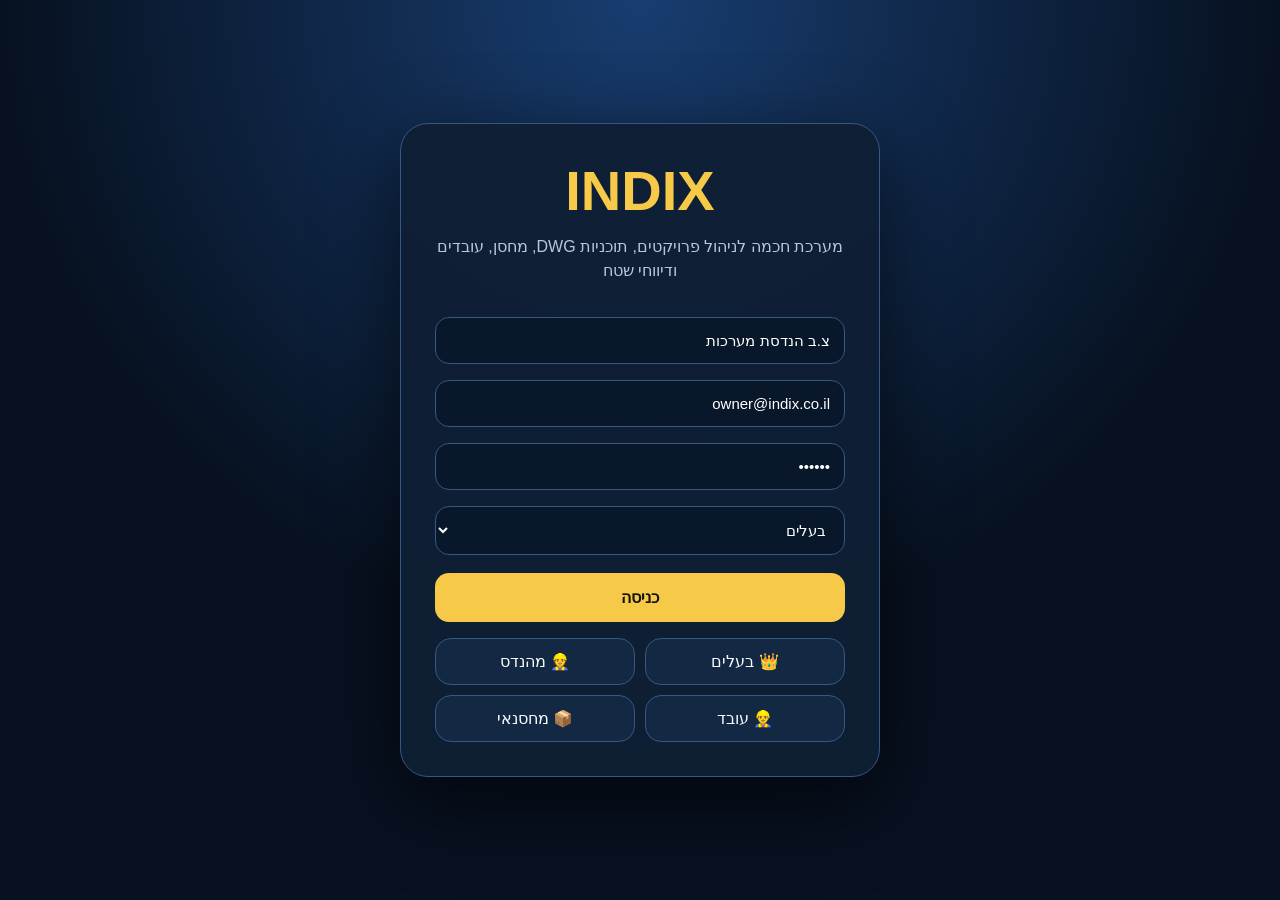
<file: index.htmI.html>
<!DOCTYPE html>
<html lang="he" dir="rtl">
<head>
<meta charset="UTF-8"/><meta name="viewport" content="width=device-width, initial-scale=1.0"/>
<title>INDIX V3</title>
<style>
*{box-sizing:border-box;margin:0;padding:0;font-family:Arial,Helvetica,sans-serif}body{background:#071120;color:#f8fafc}button{cursor:pointer}
.login{min-height:100vh;display:flex;align-items:center;justify-content:center;background:radial-gradient(circle at top,#183d70,#071120 58%)}
.login-card{width:92%;max-width:480px;background:rgba(15,31,53,.96);border:1px solid #36577f;border-radius:28px;padding:34px;box-shadow:0 25px 80px #0009}
.logo{font-size:56px;font-weight:900;text-align:center;color:#f7c948}.subtitle{text-align:center;color:#b8c7dc;margin:12px 0 26px;line-height:1.5}
input,select,textarea{width:100%;padding:14px;margin:8px 0;border-radius:14px;border:1px solid #36577f;background:#081729;color:#fff;font-size:15px}
textarea{min-height:110px}.btn{width:100%;padding:15px;border:0;border-radius:14px;background:#f7c948;color:#111;font-weight:900;margin-top:10px;font-size:16px}
.role-grid{display:grid;grid-template-columns:1fr 1fr;gap:10px;margin-top:16px}.role{background:#132943;border:1px solid #36577f;border-radius:16px;padding:13px;text-align:center}
.app{display:none;min-height:100vh}.topbar{display:flex;justify-content:space-between;align-items:center;padding:16px 22px;background:#0d1c30;border-bottom:1px solid #29466e;position:sticky;top:0;z-index:5}
.topbar h1{color:#f7c948}.layout{display:grid;grid-template-columns:255px 1fr;min-height:calc(100vh - 68px)}.sidebar{background:#0b1829;padding:18px;border-left:1px solid #29466e}
.nav button{display:block;width:100%;text-align:right;margin:8px 0;padding:13px;border-radius:14px;border:1px solid #29466e;background:#10243b;color:#fff;font-weight:700}
.nav button.active,.nav button:hover{background:#f7c948;color:#111}.main{padding:24px;max-width:1450px}h2{font-size:28px;margin-bottom:6px}.muted{color:#b8c7dc;line-height:1.6}
.grid{display:grid;grid-template-columns:repeat(auto-fit,minmax(210px,1fr));gap:16px;margin:18px 0}.card{background:#10243b;border:1px solid #29466e;border-radius:20px;padding:18px;box-shadow:0 10px 30px #0003}
.card h3{color:#f7c948;margin-bottom:10px}.row{display:flex;justify-content:space-between;gap:12px;align-items:center;margin:12px 0;padding:16px;border-radius:16px;background:#0b1829;border:1px solid #29466e}
.green{color:#44d07b}.yellow{color:#f7c948}.red{color:#ff5c5c}.blue{color:#4aa3ff}.badge{display:inline-block;padding:6px 10px;border-radius:22px;background:#1a3555;font-size:13px;margin:3px}
.actions{display:flex;gap:10px;flex-wrap:wrap;margin:14px 0}.small-btn{padding:10px 12px;border-radius:12px;border:1px solid #36577f;background:#132943;color:#fff}
.plan{height:580px;background:#020711;border:1px solid #29466e;border-radius:22px;position:relative;overflow:hidden;margin-top:18px;background-image:linear-gradient(135deg,rgba(255,255,255,.04) 1px,transparent 1px);background-size:18px 18px}
.road{position:absolute;background:#9c4dff;height:74px;width:82%;top:255px;right:8%;transform:rotate(-20deg);border:6px solid #ff3fd4;border-radius:20px}.sidewalk{position:absolute;background:#45d07b66;height:115px;width:50%;top:270px;right:10%;transform:rotate(-20deg);border:2px dashed #44d07b}
.line{position:absolute;height:10px;border-radius:20px}.done{background:#44d07b}.issue{background:#ff4545}.material{background:#4aa3ff}.pole{position:absolute;width:31px;height:31px;border-radius:50%;background:#f7c948;border:3px solid #fff;box-shadow:0 0 20px #f7c94899}
.asset-card{position:absolute;background:#10243bee;border:1px solid #f7c948;border-radius:16px;padding:14px;width:275px;left:22px;top:22px;line-height:1.5}
.table{width:100%;border-collapse:collapse;margin-top:12px}.table th,.table td{border-bottom:1px solid #29466e;padding:13px;text-align:right}.table th{color:#f7c948;background:#0b1829}
.timeline li{margin:10px 0;padding:14px;background:#0b1829;border-radius:14px;border:1px solid #29466e;list-style:none}.split{display:grid;grid-template-columns:1.2fr .8fr;gap:16px}
@media(max-width:850px){.layout{grid-template-columns:1fr}.sidebar{border-left:0}.role-grid{grid-template-columns:1fr}.plan{height:500px}.topbar{align-items:flex-start;gap:10px;flex-direction:column}.split{grid-template-columns:1fr}}
</style></head>
<body>
<section id="login" class="login"><div class="login-card"><div class="logo">INDIX</div><div class="subtitle">מערכת חכמה לניהול פרויקטים, תוכניות DWG, מחסן, עובדים ודיווחי שטח</div><input value="צ.ב הנדסת מערכות" placeholder="שם חברה"><input value="owner@indix.co.il" placeholder="אימייל"><input type="password" value="123456" placeholder="סיסמה"><select id="role"><option>בעלים</option><option>מהנדס</option><option>מנהל עבודה</option><option>עובד</option><option>מחסנאי</option></select><button class="btn" onclick="openApp()">כניסה</button><div class="role-grid"><div class="role">👑 בעלים</div><div class="role">👷 מהנדס</div><div class="role">👷‍♂️ עובד</div><div class="role">📦 מחסנאי</div></div></div></section>
<section id="app" class="app"><div class="topbar"><h1>INDIX V3</h1><div>מחובר כ־ <b id="userRole">בעלים</b> · צ.ב הנדסת מערכות</div></div><div class="layout"><aside class="sidebar"><div class="nav">
<button class="active" onclick="show('dashboard',this)">📊 דשבורד</button><button onclick="show('projects',this)">📁 פרויקטים</button><button onclick="show('plans',this)">📐 תוכניות DWG</button><button onclick="show('inventory',this)">📦 מחסן</button><button onclick="show('assets',this)">💡 נכסים</button><button onclick="show('workers',this)">👷 עובדים</button><button onclick="show('reports',this)">📋 דיווחי שטח</button><button onclick="show('settings',this)">⚙️ הגדרות</button>
</div></aside><main class="main">
<div id="dashboard" class="page"><h2>דשבורד ראשי</h2><p class="muted">תמונת מצב מהירה של פרויקטים, מחסן, עובדים, תקלות והתקדמות.</p><div class="grid"><div class="card"><h3>18</h3><p>סה"כ פרויקטים</p></div><div class="card"><h3>12</h3><p>פרויקטים פעילים</p></div><div class="card"><h3>46</h3><p>עובדים בשטח</p></div><div class="card"><h3>3,280</h3><p>פריטים במחסן</p></div></div><div class="split"><div class="card"><h3>מפת סטטוס פרויקטים</h3><p>🟢 פרויקט ארד רננים — תקין</p><p>🟡 כביש 25-27 — חסר חומר</p><p>🔴 צומת דימונה — תקלה בשטח</p></div><div class="card"><h3>התראות</h3><p>⚠️ חציה 3 לא בוצעה בגלל קו מים</p><p>📦 חסרים 20 פנסים לפרויקט באר שבע</p><p>✍️ מחכה לחתימת עובד על יציאת ציוד</p></div></div></div>
<div id="projects" class="page" style="display:none"><h2>ניהול פרויקטים</h2><p class="muted">פתיחת פרויקט, שיוך מהנדס, עובדים, תוכניות, ציוד ודוחות.</p><div class="actions"><button class="small-btn">+ פתיחת פרויקט חדש</button><button class="small-btn">📍 הצג על מפה</button><button class="small-btn">📤 ייצוא דוח</button></div><div class="row"><b>פרויקט ארד רננים</b><span class="green">85% בוצע</span></div><div class="row"><b>כביש 25-27</b><span class="yellow">42% בביצוע</span></div><div class="row"><b>צומת דימונה</b><span class="red">תקלה</span></div><div class="row"><b>רמזורים אזור תעשייה</b><span class="blue">מחכה לחומר</span></div></div>
<div id="plans" class="page" style="display:none"><h2>תוכניות חכמות DWG / PDF</h2><p class="muted">המהנדס מעלה תוכנית, מסמן חציות/עמודים/כבלים. העובד רואה בשטח מה לבצע ומדווח על אותה נקודה.</p><div class="actions"><button class="small-btn">⬆️ העלאת DWG/PDF</button><button class="small-btn">✏️ סימון חציה</button><button class="small-btn">📏 מדידה</button><button class="small-btn">🧱 שכבות</button><button class="small-btn">📷 הוסף תמונה לנקודה</button></div><div class="plan"><div class="sidewalk"></div><div class="road"></div><div class="line done" style="width:245px;top:160px;right:90px;transform:rotate(-25deg)"></div><div class="line done" style="width:185px;top:255px;right:315px;transform:rotate(-25deg)"></div><div class="line issue" style="width:150px;top:342px;right:500px;transform:rotate(-25deg)"></div><div class="line material" style="width:135px;top:110px;right:540px;transform:rotate(-25deg)"></div><div class="pole" style="top:128px;right:180px"></div><div class="pole" style="top:220px;right:360px"></div><div class="pole" style="top:314px;right:555px"></div><div class="asset-card"><b>חציה 3</b><br><br>סטטוס: <span class="red">לא בוצע</span><br>סיבה: קו מים מתחת לנקודת החפירה<br>עובד: אחמד<br>פעולה: נשלחה התראה למהנדס<br><br><span class="badge">📷 תמונה</span><span class="badge">📍 GPS</span><span class="badge">✍️ הערה</span></div></div></div>
<div id="inventory" class="page" style="display:none"><h2>מחסן</h2><p class="muted">כניסת סחורה, יציאה לשטח, החזרה, חתימה ושיוך לפרויקט.</p><div class="grid"><div class="card"><h3>פנסים</h3><p>נמצא: 120 | יצא: 70 | חזר: 10</p></div><div class="card"><h3>עמודי תאורה</h3><p>נמצא: 55 | הותקן: 24</p></div><div class="card"><h3>כבלים</h3><p>נמצא: 3,800 מטר</p></div><div class="card"><h3>ארונות חשמל</h3><p>נמצא: 12</p></div></div><table class="table"><tr><th>תאריך</th><th>פריט</th><th>פעולה</th><th>פרויקט</th><th>חתימה</th></tr><tr><td>28/06</td><td>70 פנסים</td><td>יציאה</td><td>ארד רננים</td><td>חתום</td></tr><tr><td>28/06</td><td>10 פנסים</td><td>החזרה</td><td>ארד רננים</td><td>חתום</td></tr><tr><td>27/06</td><td>800 מטר כבל</td><td>יציאה</td><td>כביש 25-27</td><td>ממתין</td></tr></table></div>
<div id="assets" class="page" style="display:none"><h2>Asset Management — ניהול נכסים</h2><p class="muted">כל עמוד, פנס, רמזור, ארון חשמל וחציה מקבלים כרטיס חיים מלא.</p><div class="grid"><div class="card"><h3>עמוד 254</h3><p>סטטוס: <span class="green">הותקן</span></p><p>תמונות: לפני / אחרי</p></div><div class="card"><h3>חציה 2.5</h3><p>סטטוס: <span class="red">תקלה</span></p><p>סיבה: קו מים</p></div><div class="card"><h3>ארון חשמל A17</h3><p>סטטוס: <span class="yellow">בבדיקה</span></p></div><div class="card"><h3>רמזור R-08</h3><p>סטטוס: <span class="blue">מחכה לחומר</span></p></div></div></div>
<div id="workers" class="page" style="display:none"><h2>עובדים והרשאות</h2><p class="muted">כל עובד רואה רק את המשימות והתוכניות שהמהנדס שייך אליו.</p><div class="row"><b>אחמד</b><span>משימות היום: 4</span></div><div class="row"><b>יוסף</b><span>משימות היום: 3</span></div><div class="row"><b>מחמוד</b><span class="yellow">ממתין לאישור</span></div><div class="row"><b>סאלח</b><span class="green">מחובר בשטח</span></div></div>
<div id="reports" class="page" style="display:none"><h2>דיווחי שטח ו־Timeline</h2><ul class="timeline"><li>📅 28/06/2026 — עובד דיווח: בוצעו 2 חציות מתוך 3</li><li>📷 28/06/2026 — הועלו 12 תמונות מהשטח</li><li>⚠️ 28/06/2026 — חציה שלישית לא בוצעה בגלל קו מים</li><li>💡 27/06/2026 — הותקנו 24 עמודי תאורה</li></ul><textarea placeholder="העובד יכול לרשום כאן למה עבודה לא בוצעה..."></textarea><button class="btn">שלח דיווח למהנדס</button></div>
<div id="settings" class="page" style="display:none"><h2>הגדרות מערכת</h2><div class="grid"><div class="card"><h3>הרשאות</h3><p>בעלים, מהנדס, עובד, מחסנאי.</p></div><div class="card"><h3>שפות</h3><p>עברית עכשיו, בהמשך ערבית ואנגלית.</p></div><div class="card"><h3>גיבוי</h3><p>בהמשך נחבר מסד נתונים אמיתי.</p></div></div></div>
</main></div></section>
<script>function openApp(){document.getElementById('login').style.display='none';document.getElementById('app').style.display='block';document.getElementById('userRole').innerText=document.getElementById('role').value}function show(id,btn){document.querySelectorAll('.page').forEach(p=>p.style.display='none');document.getElementById(id).style.display='block';document.querySelectorAll('.nav button').forEach(b=>b.classList.remove('active'));btn.classList.add('active')}</script>
</body></html>
</file>
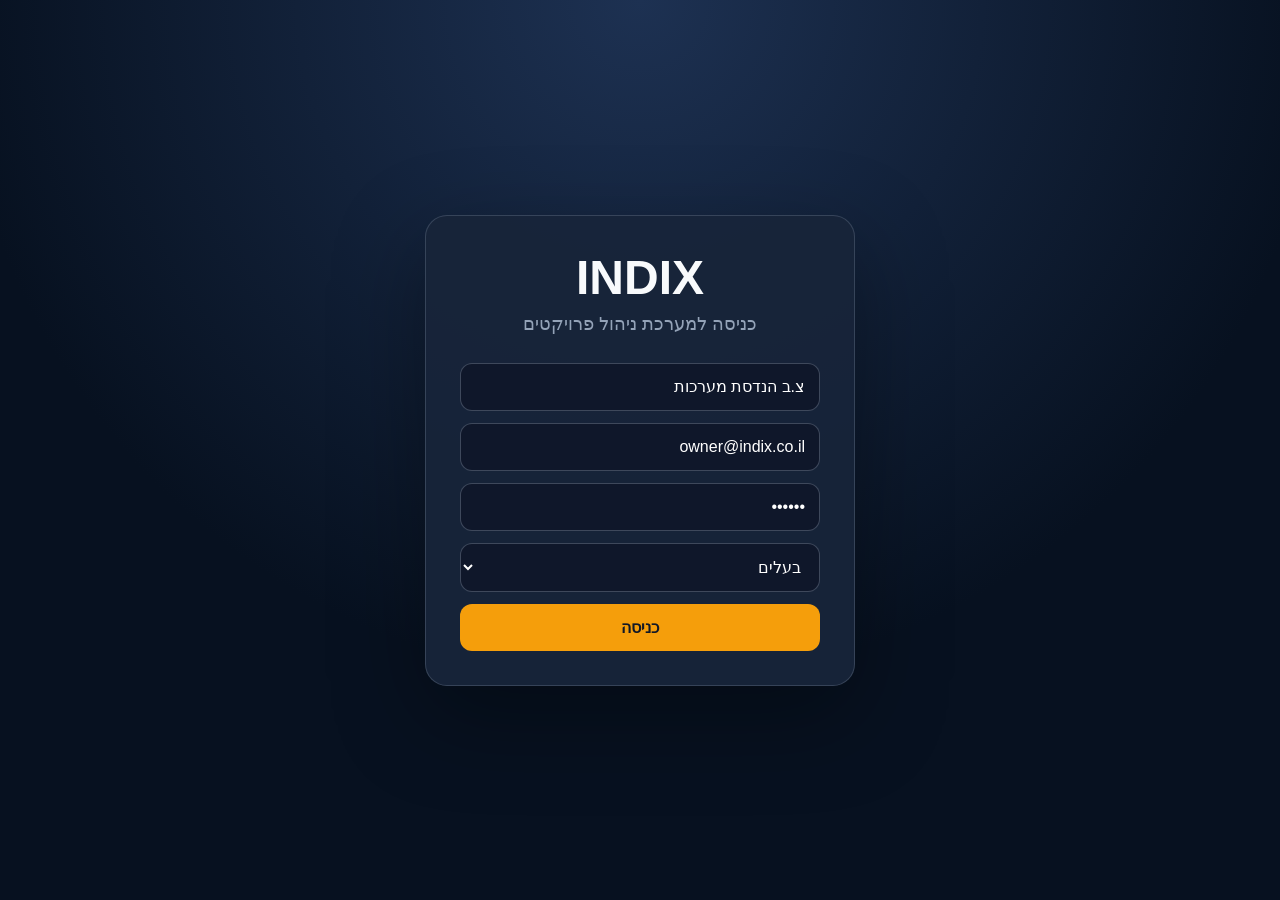
<file: indix.htm1.html>
<!DOCTYPE html>
<html lang="he" dir="rtl">
<head>
<meta charset="UTF-8" />
<meta name="viewport" content="width=device-width, initial-scale=1.0" />
<title>INDIX - מערכת ניהול פרויקטים</title>
<style>
*{box-sizing:border-box;margin:0;padding:0;font-family:Arial,Helvetica,sans-serif}
body{background:#071120;color:#f8fafc;min-height:100vh}
button,.card,.nav-btn,.project-row{cursor:pointer}
.hidden{display:none!important}
.login{min-height:100vh;display:flex;align-items:center;justify-content:center;background:radial-gradient(circle at top,#1d3152 0,#071120 62%);padding:20px}
.login-card{width:100%;max-width:430px;background:rgba(24,37,58,.94);border:1px solid rgba(148,163,184,.25);border-radius:22px;padding:34px;box-shadow:0 30px 90px rgba(0,0,0,.35)}
.logo{font-size:48px;font-weight:900;text-align:center;margin-bottom:8px}
.sub{text-align:center;color:#94a3b8;margin-bottom:28px;font-size:18px}
input,select,textarea{width:100%;background:#0f172a;border:1px solid rgba(148,163,184,.35);border-radius:12px;padding:14px;color:white;margin-bottom:12px;font-size:16px}
.btn{background:#f59e0b;color:#111827;border:0;border-radius:12px;padding:14px 18px;font-weight:900;font-size:16px;width:100%}
.app{display:none;min-height:100vh;background:radial-gradient(circle at top,#182844 0,#071120 58%)}
.header{padding:20px;display:flex;justify-content:space-between;align-items:center;border-bottom:1px solid rgba(255,255,255,.08)}
.brand{font-size:34px;font-weight:900}
.user{color:#cbd5e1;font-weight:700}
.menu{display:flex;gap:8px;flex-wrap:wrap;padding:14px;background:rgba(8,16,31,.72);position:sticky;top:0;z-index:10}
.nav-btn{background:#0f172a;color:#dbeafe;border:1px solid rgba(148,163,184,.25);border-radius:12px;padding:12px 14px;font-weight:800}
.nav-btn.active{background:#2563eb;color:white}
.main{padding:22px;max-width:1180px;margin:auto}
.title{text-align:center;margin:18px 0 26px}.title h1{font-size:30px}.title p{color:#94a3b8;margin-top:8px;font-size:18px}
.stats{display:grid;grid-template-columns:repeat(4,1fr);gap:14px;margin-bottom:22px}
.box,.stat{background:rgba(24,37,58,.88);border:1px solid rgba(148,163,184,.18);border-radius:16px;box-shadow:0 20px 55px rgba(0,0,0,.22);padding:22px}
.stat{text-align:center}.icon{font-size:32px;margin-bottom:10px}.num{font-size:34px;font-weight:900}.green{color:#78e06f}.blue{color:#60a5fa}.yellow{color:#fbbf24}.purple{color:#a855f7}.red{color:#fb7185}
.grid{display:grid;grid-template-columns:1fr 1fr;gap:18px;margin-bottom:18px}
.quick{display:grid;grid-template-columns:repeat(2,1fr);gap:12px}.card{background:#0f172a;border:1px solid rgba(148,163,184,.25);border-radius:12px;padding:16px;text-align:center;font-weight:800}.card span{display:block;font-size:28px;margin-bottom:8px}
table{width:100%;border-collapse:collapse;text-align:center}th,td{border:1px solid rgba(148,163,184,.24);padding:13px}th{background:rgba(15,23,42,.55)}
.project-row:hover{background:rgba(59,130,246,.15)}
.plan{background:#0b1528;border:1px solid rgba(148,163,184,.25);border-radius:16px;min-height:380px;position:relative;overflow:hidden}
.road{position:absolute;left:8%;right:8%;top:45%;height:80px;background:#263246;border:2px solid #475569;border-radius:18px;transform:rotate(-7deg)}
.line{position:absolute;left:12%;right:12%;top:53%;border-top:5px dashed #94a3b8;transform:rotate(-7deg)}
.path{position:absolute;height:18px;border-radius:30px;transform:rotate(-7deg)}
.orange{background:#f59e0b;left:15%;top:47%;width:180px;box-shadow:0 0 18px #f59e0b}.cyan{background:#38bdf8;left:38%;top:44%;width:160px;box-shadow:0 0 18px #38bdf8}.lime{background:#22c55e;left:59%;top:40%;width:150px;box-shadow:0 0 18px #22c55e}.violet{background:#a855f7;left:72%;top:56%;width:90px;box-shadow:0 0 18px #a855f7}
.pin{position:absolute;width:34px;height:34px;border-radius:50%;display:flex;align-items:center;justify-content:center;font-weight:900;border:3px solid #0f172a}.p1{left:20%;top:36%;background:#f59e0b}.p2{left:44%;top:33%;background:#38bdf8}.p3{left:65%;top:30%;background:#22c55e}.p4{left:77%;top:48%;background:#a855f7}
.badge{display:inline-block;padding:6px 10px;border-radius:999px;background:#0f172a;color:#cbd5e1;border:1px solid rgba(148,163,184,.25);font-size:14px;margin:3px}
.toast{position:fixed;left:18px;bottom:18px;background:#22c55e;color:#052e16;padding:14px 18px;border-radius:12px;font-weight:900;z-index:99}
.section-note{color:#cbd5e1;line-height:1.9}
@media(max-width:800px){.stats,.grid,.quick{grid-template-columns:1fr}.header{display:block}.brand{margin-bottom:8px}.main{padding:16px}.menu{position:static}}
</style>
</head>
<body>
<section id="login" class="login">
  <div class="login-card">
    <div class="logo">INDIX</div>
    <div class="sub">כניסה למערכת ניהול פרויקטים</div>
    <input id="company" value="צ.ב הנדסת מערכות" placeholder="שם החברה">
    <input id="email" value="owner@indix.co.il" placeholder="אימייל">
    <input id="password" value="123456" type="password" placeholder="סיסמה">
    <select id="role">
      <option value="owner">בעלים</option>
      <option value="engineer">מהנדס</option>
      <option value="worker">עובד</option>
      <option value="warehouse">מחסן</option>
    </select>
    <button class="btn" onclick="login()">כניסה</button>
  </div>
</section>
<section id="app" class="app">
  <header class="header">
    <div class="brand">INDIX</div>
    <div class="user" id="userLabel">יאסן סוויס · בעלים - גישה מלאה</div>
  </header>
  <nav class="menu">
    <button class="nav-btn" id="b-dashboard" onclick="show('dashboard')">🏠 לוח בקרה</button>
    <button class="nav-btn" id="b-projects" onclick="show('projects')">💼 פרויקטים</button>
    <button class="nav-btn" id="b-project" onclick="show('project')">🧩 ניהול פרויקט</button>
    <button class="nav-btn" id="b-plans" onclick="show('plans')">📐 תוכניות ומפה</button>
    <button class="nav-btn" id="b-stock" onclick="show('stock')">📦 מלאי</button>
    <button class="nav-btn" id="b-workers" onclick="show('workers')">👷 עובדים</button>
    <button class="nav-btn" id="b-reports" onclick="show('reports')">📊 דוחות</button>
    <button class="nav-btn" onclick="logout()">🚪 יציאה</button>
  </nav>
  <main class="main">
    <div id="dashboard">
      <section class="title"><h1>לוח בקרה - בעל החברה</h1><p>הגרסה החדשה: Dashboard + Projects + Map + Stock + Reports</p></section>
      <section class="stats">
        <div class="stat"><div class="icon">📦</div><h3>מצב מלאי</h3><div class="num green">98%</div></div>
        <div class="stat"><div class="icon">👥</div><h3>עובדים</h3><div class="num blue">54</div></div>
        <div class="stat"><div class="icon">👷</div><h3>מהנדסים</h3><div class="num yellow">8</div></div>
        <div class="stat"><div class="icon">💼</div><h3>פרויקטים</h3><div class="num purple" id="projectCount">3</div></div>
      </section>
      <section class="grid">
        <div class="box"><h2>התקדמות פרויקט מרכזי</h2><br><p><b id="mainProjectName">כביש 25 → כביש 27</b></p><h1 class="green" style="font-size:42px;margin:18px 0">60%</h1><p class="section-note">✅ חפירה 150 מטר<br>✅ התקנת עמודים<br>🟠 התקנת פנסים<br>⚪ חיבור מגשים</p></div>
        <div class="box"><h2>פעולות מהירות</h2><br><div class="quick"><div class="card" onclick="show('projects')"><span>➕</span>הוסף/פתח פרויקט</div><div class="card" onclick="show('plans')"><span>📐</span>תוכנית ומפה</div><div class="card" onclick="show('stock')"><span>📦</span>הוצאת סחורה</div><div class="card" onclick="show('reports')"><span>📄</span>דוח יומי</div></div></div>
      </section>
    </div>
    <div id="projects" class="hidden"><section class="title"><h1>פרויקטים</h1><p>הוספה ופתיחת פרויקטים</p></section><section class="grid"><div class="box"><h2>רשימת פרויקטים</h2><br><table id="projectsTable"></table></div><div class="box"><h2>הוסף פרויקט חדש</h2><br><input id="newProject" value="תאורת שכונה חדשה" placeholder="שם פרויקט"><input id="newArea" value="רהט" placeholder="אזור"><input id="newEngineer" value="דוד כהן" placeholder="מהנדס"><button class="btn" onclick="addProject()">הוסף פרויקט</button></div></section></div>
    <div id="project" class="hidden"><section class="title"><h1>ניהול מלא של הפרויקט</h1><p>בעל החברה רואה את כל יכולות המהנדס, העובד והמחסן</p></section><section class="box"><h2 id="projectTitle">פרויקט: כביש 25 → כביש 27</h2><br><div class="quick"><div class="card" onclick="show('plans')"><span>📐</span>תוכניות ומפה</div><div class="card" onclick="show('stock')"><span>📦</span>חומרים ומלאי</div><div class="card" onclick="show('workers')"><span>👷</span>עובדים ומשימות</div><div class="card" onclick="show('reports')"><span>📝</span>יומן עבודה</div></div><br><table><tr><th>תחום</th><th>מה רואים</th><th>הרשאה</th></tr><tr><td>מהנדס</td><td>עדכון התקדמות, אישור עבודות, הערות שטח</td><td>בעל החברה רואה ושולט</td></tr><tr><td>עובד</td><td>משימה יומית, מפה, דיווח סוף יום</td><td>בעל החברה רואה הכל</td></tr><tr><td>מחסן</td><td>יציאה/חזרה של חומרים וחתימות</td><td>בעל החברה מאשר</td></tr></table></section></div>
    <div id="plans" class="hidden"><section class="title"><h1>תוכניות ומשימות שטח</h1><p>סימון על המפה בצבעים ושליחת משימה לעובד</p></section><section class="grid"><div class="box"><h2>מפת עבודה - כביש 25 → כביש 27</h2><br><div class="plan" onclick="mark(event)"><div class="road"></div><div class="line"></div><div class="path orange"></div><div class="path cyan"></div><div class="path lime"></div><div class="path violet"></div><div class="pin p1">ע</div><div class="pin p2">פ</div><div class="pin p3">כ</div><div class="pin p4">מ</div></div><br><p><span class="badge">🟠 עמודים</span><span class="badge">🔵 פנסים</span><span class="badge">🟢 כבלים</span><span class="badge">🟣 מגשים</span></p></div><div class="box"><h2>שליחת משימה לעובד</h2><br><input id="worker" value="אחמד אבו סוויס" placeholder="עובד"><input id="task" value="התקנת 12 פנסים" placeholder="משימה"><input id="taskTime" value="היום עד 17:00" placeholder="זמן"><button class="btn" onclick="sendTask()">שלח משימה לעובד</button><p id="sentTask" class="section-note" style="margin-top:16px"></p></div></section></div>
    <div id="stock" class="hidden"><section class="title"><h1>ניהול מלאי</h1><p>כניסה, יציאה, חזרה וחתימה</p></section><section class="grid"><div class="box"><h2>טבלת מלאי</h2><br><table id="stockTable"></table></div><div class="box"><h2>הוצאת סחורה</h2><br><select id="stockItem"><option>פנס LED</option><option>עמוד תאורה</option><option>כבל 4×35</option></select><input id="stockQty" value="5" placeholder="כמות"><input id="receiver" value="אחמד אבו סוויס" placeholder="מקבל"><button class="btn" onclick="issueStock()">אישור יציאה + חתימה</button></div></section></div>
    <div id="workers" class="hidden"><section class="title"><h1>עובדים ומשימות</h1><p>העובד רואה משימה יומית והמפה, והמהנדס רואה עדכון מידי</p></section><section class="grid"><div class="box"><h2>מהנדס אחראי</h2><br><p class="section-note">דוד כהן<br>אחראי על פרויקט כביש 25 → כביש 27<br>סטטוס: פעיל</p></div><div class="box"><h2>משימה במובייל לעובד</h2><br><p id="mobileTask" class="section-note">אין משימה חדשה עדיין. שלח משימה מדף המפה.</p></div></section></div>
    <div id="reports" class="hidden"><section class="title"><h1>דוחות סוף יום</h1><p>מה בוצע, מה לא בוצע ולמה</p></section><section class="grid"><div class="box"><textarea id="report" rows="6">בוצע: 8 פנסים
לא בוצע: 4 פנסים
סיבה: חסר כבל 4×16</textarea><button class="btn" onclick="saveReport()">שלח דוח למהנדס ולבעל החברה</button></div><div class="box"><h2>עדכון אחרון</h2><br><p id="lastReport" class="section-note">אין דוח עדיין</p></div></section></div>
  </main>
</section>
<div id="toast" class="toast hidden"></div>
<script>
let projects=[{name:"כביש 25 → כביש 27",area:"רהט",engineer:"דוד כהן",progress:"60%"},{name:"תאורת שכונת השלום",area:"דרום",engineer:"מוחמד אבו סוויס",progress:"90%"},{name:"צומת העיר",area:"מרכז",engineer:"יוסף אלקרינאווי",progress:"45%"}];
let stock=[{item:"פנס LED",total:250,out:70,back:10,sign:"חתום"},{item:"עמוד תאורה",total:40,out:3,back:0,sign:"חתום"},{item:"כבל 4×35",total:"1200 מ׳",out:"250 מ׳",back:0,sign:"ממתין"}];
function login(){const role=document.getElementById('role').value;const label=role==="owner"?"יאסן סוויס · בעלים - גישה מלאה":role==="engineer"?"יאסן סוויס · מהנדס":role==="worker"?"יאסן סוויס · עובד":"יאסן סוויס · מחסן";document.getElementById('userLabel').innerText=label;document.getElementById('login').style.display='none';document.getElementById('app').style.display='block';renderProjects();renderStock();show('dashboard')}
function logout(){document.getElementById('app').style.display='none';document.getElementById('login').style.display='flex'}
function show(id){['dashboard','projects','project','plans','stock','workers','reports'].forEach(x=>{document.getElementById(x).classList.toggle('hidden',x!==id);let b=document.getElementById('b-'+x);if(b)b.classList.toggle('active',x===id)})}
function renderProjects(){document.getElementById('projectCount').innerText=projects.length;document.getElementById('projectsTable').innerHTML='<tr><th>פרויקט</th><th>אזור</th><th>מהנדס</th><th>התקדמות</th><th>פתיחה</th></tr>'+projects.map((p,i)=>`<tr class="project-row"><td>${p.name}</td><td>${p.area}</td><td>${p.engineer}</td><td>${p.progress}</td><td><button class="btn" onclick="openProject(${i})">פתח</button></td></tr>`).join('')}
function addProject(){let name=document.getElementById('newProject').value,area=document.getElementById('newArea').value,engineer=document.getElementById('newEngineer').value;if(name){projects.push({name,area,engineer,progress:"0%"});renderProjects();toast('تم إضافة المشروع')}}
function openProject(i){document.getElementById('projectTitle').innerText='פרויקט: '+projects[i].name;document.getElementById('mainProjectName').innerText=projects[i].name;show('project')}
function renderStock(){document.getElementById('stockTable').innerHTML='<tr><th>פריט</th><th>במלאי</th><th>יצא</th><th>חזר</th><th>חתימה</th></tr>'+stock.map(s=>`<tr><td>${s.item}</td><td>${s.total}</td><td>${s.out}</td><td>${s.back}</td><td>${s.sign}</td></tr>`).join('')}
function issueStock(){const item=document.getElementById('stockItem').value,qty=Number(document.getElementById('stockQty').value||0);let s=stock.find(x=>x.item===item);if(s&&typeof s.out==='number')s.out+=qty;if(s)s.sign='חתום';renderStock();toast('تم إخراج المواد وتسجيل التوقيع')}
function sendTask(){const txt='נשלחה משימה:<br>'+document.getElementById('task').value+'<br>לעובד: '+document.getElementById('worker').value+'<br>זמן: '+document.getElementById('taskTime').value+'<br>המיקום מסומן במפה.';document.getElementById('sentTask').innerHTML=txt;document.getElementById('mobileTask').innerHTML=txt;toast('تم إرسال المهمة للعامل')}
function saveReport(){document.getElementById('lastReport').innerText=document.getElementById('report').value;toast('تم إرسال التقرير')}
function mark(e){let p=document.createElement('div');p.style.cssText='position:absolute;width:22px;height:22px;border-radius:50%;background:#38bdf8;border:3px solid #0f172a;left:'+(e.offsetX-11)+'px;top:'+(e.offsetY-11)+'px';e.currentTarget.appendChild(p);toast('تم وضع علامة على الخريطة')}
function toast(msg){let t=document.getElementById('toast');t.innerText=msg;t.classList.remove('hidden');setTimeout(()=>t.classList.add('hidden'),2200)}
</script>
</body>
</html>
</file>
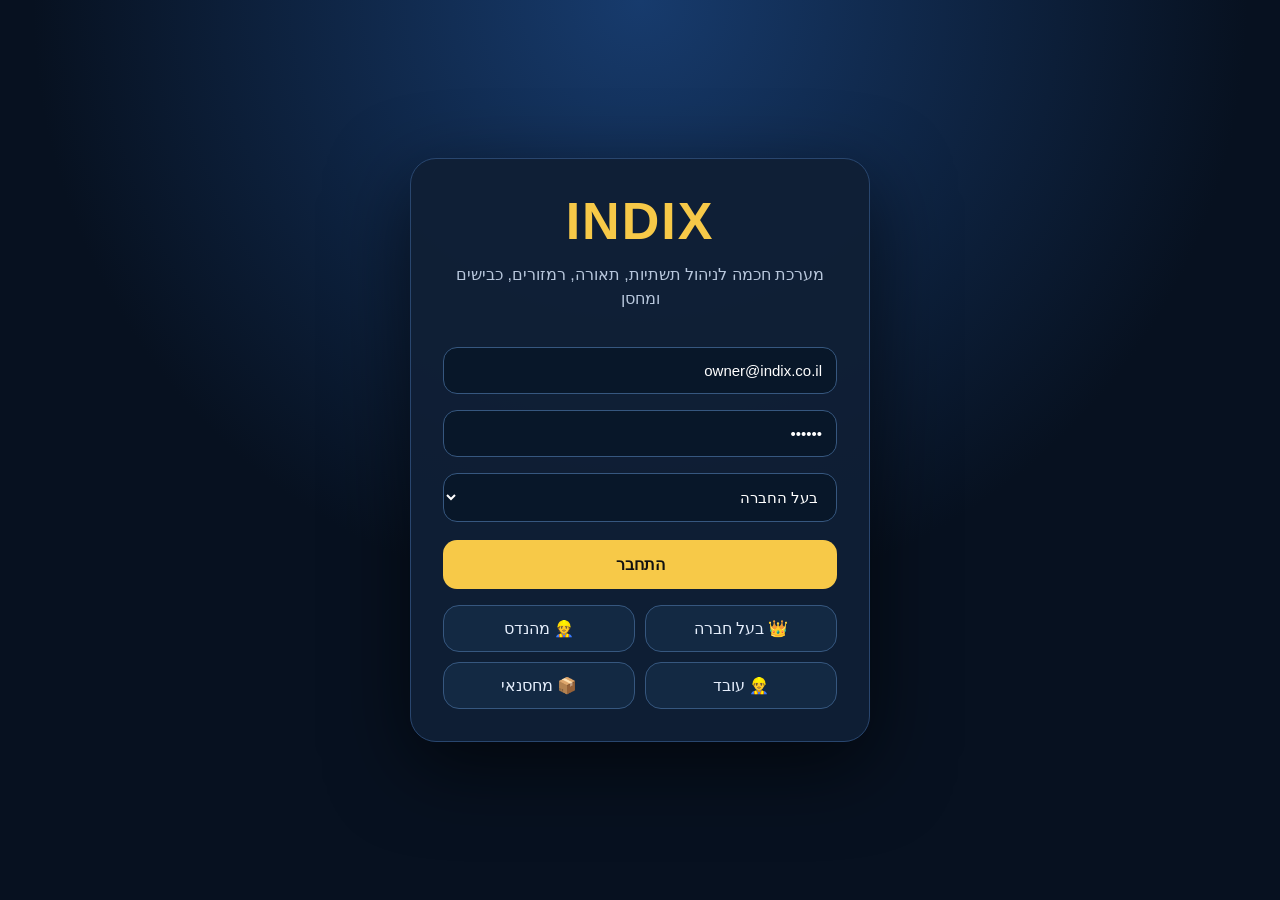
<file: indix_v3_index.html>
<!DOCTYPE html>
<html lang="he" dir="rtl">
<head>
<meta charset="UTF-8" />
<meta name="viewport" content="width=device-width, initial-scale=1.0" />
<title>INDIX V3</title>
<style>
*{box-sizing:border-box;margin:0;padding:0;font-family:Arial,Helvetica,sans-serif}
body{background:#071120;color:#f8fafc}
button{cursor:pointer}
.login{min-height:100vh;display:flex;align-items:center;justify-content:center;background:radial-gradient(circle at top,#173b6d,#071120 55%)}
.card{width:92%;max-width:460px;background:rgba(15,31,53,.95);border:1px solid #29466e;border-radius:26px;padding:32px;box-shadow:0 25px 80px #0009}
.logo{font-size:52px;font-weight:900;text-align:center;color:#f7c948;letter-spacing:2px}
.sub{text-align:center;color:#b8c7dc;margin:12px 0 28px;line-height:1.5}
input,select,textarea{width:100%;padding:14px;margin:8px 0;border-radius:14px;border:1px solid #36577f;background:#081729;color:#fff;font-size:15px}
.btn{width:100%;padding:15px;border:0;border-radius:14px;background:#f7c948;color:#111;font-weight:900;margin-top:10px;font-size:16px}
.roles{display:grid;grid-template-columns:1fr 1fr;gap:10px;margin-top:16px}
.role{background:#132943;border:1px solid #36577f;border-radius:16px;padding:13px;text-align:center;color:#e5eefc}
.app{display:none;min-height:100vh}
.header{display:flex;justify-content:space-between;align-items:center;padding:18px 24px;background:#0d1c30;border-bottom:1px solid #29466e;position:sticky;top:0;z-index:10}
.header h1{color:#f7c948;letter-spacing:1px}
.layout{display:grid;grid-template-columns:250px 1fr;min-height:calc(100vh - 72px)}
.sidebar{background:#0b1829;padding:18px;border-left:1px solid #29466e}
.nav button{display:block;width:100%;text-align:right;margin:8px 0;padding:13px;border-radius:14px;border:1px solid #29466e;background:#10243b;color:#fff;font-weight:700}
.nav button:hover,.active{background:#f7c948!important;color:#111!important}
.main{padding:24px;max-width:1400px}
h2{font-size:28px;margin-bottom:6px}
.muted{color:#b8c7dc;line-height:1.6}
.grid{display:grid;grid-template-columns:repeat(auto-fit,minmax(210px,1fr));gap:16px;margin:18px 0}
.box{background:#10243b;border:1px solid #29466e;border-radius:20px;padding:18px;box-shadow:0 10px 30px #0003}
.box h3{color:#f7c948;margin-bottom:10px}
.project{display:flex;justify-content:space-between;gap:12px;align-items:center;margin:12px 0;padding:16px;border-radius:16px;background:#0b1829;border:1px solid #29466e}
.green{color:#44d07b}.yellow{color:#f7c948}.red{color:#ff5c5c}.blue{color:#4aa3ff}.gray{color:#a7b0bd}
.badge{display:inline-block;padding:6px 10px;border-radius:22px;background:#1a3555;font-size:13px;margin:3px}
.plan{height:560px;background:#020711;border:1px solid #29466e;border-radius:22px;position:relative;overflow:hidden;margin-top:18px;background-image:linear-gradient(135deg,rgba(255,255,255,.04) 1px,transparent 1px);background-size:18px 18px}
.road{position:absolute;background:#9c4dff;height:72px;width:82%;top:250px;right:8%;transform:rotate(-20deg);border:6px solid #ff3fd4;border-radius:20px}
.sidewalk{position:absolute;background:#45d07b66;height:110px;width:48%;top:270px;right:10%;transform:rotate(-20deg);border:2px dashed #44d07b}
.line{position:absolute;height:10px;border-radius:20px}
.done{background:#44d07b}.issue{background:#ff4545}.pending{background:#777}.material{background:#4aa3ff}
.pole{position:absolute;width:30px;height:30px;border-radius:50%;background:#f7c948;border:3px solid #fff;box-shadow:0 0 20px #f7c94899}
.asset-card{position:absolute;background:#10243bee;border:1px solid #f7c948;border-radius:16px;padding:14px;width:260px;left:22px;top:22px;line-height:1.5}
.timeline li{margin:10px 0;padding:14px;background:#0b1829;border-radius:14px;border:1px solid #29466e;list-style:none}
.table{width:100%;border-collapse:collapse;margin-top:12px;overflow:hidden;border-radius:16px}
.table th,.table td{border-bottom:1px solid #29466e;padding:13px;text-align:right}
.table th{color:#f7c948;background:#0b1829}
.actions{display:flex;gap:10px;flex-wrap:wrap;margin-top:14px}
.small-btn{padding:10px 12px;border-radius:12px;border:1px solid #36577f;background:#132943;color:#fff}
@media(max-width:850px){.layout{grid-template-columns:1fr}.sidebar{border-left:0}.roles{grid-template-columns:1fr}.plan{height:470px}.header{align-items:flex-start;gap:10px;flex-direction:column}}
</style>
</head>
<body>

<section id="login" class="login">
  <div class="card">
    <div class="logo">INDIX</div>
    <div class="sub">מערכת חכמה לניהול תשתיות, תאורה, רמזורים, כבישים ומחסן</div>
    <input placeholder="אימייל" value="owner@indix.co.il">
    <input placeholder="סיסמה" type="password" value="123456">
    <select id="role">
      <option>בעל החברה</option>
      <option>מהנדס</option>
      <option>מנהל עבודה</option>
      <option>עובד</option>
      <option>מחסנאי</option>
    </select>
    <button class="btn" onclick="openApp()">התחבר</button>
    <div class="roles">
      <div class="role">👑 בעל חברה</div>
      <div class="role">👷 מהנדס</div>
      <div class="role">👷‍♂️ עובד</div>
      <div class="role">📦 מחסנאי</div>
    </div>
  </div>
</section>

<section id="app" class="app">
  <div class="header">
    <h1>INDIX V3</h1>
    <div>מחובר כ־ <b id="userRole">בעל החברה</b></div>
  </div>

  <div class="layout">
    <aside class="sidebar">
      <div class="nav">
        <button class="active" onclick="show('dashboard',this)">📊 דשבורד</button>
        <button onclick="show('projects',this)">📁 פרויקטים</button>
        <button onclick="show('plans',this)">📐 תוכניות חכמות</button>
        <button onclick="show('inventory',this)">📦 מחסן</button>
        <button onclick="show('assets',this)">💡 נכסים</button>
        <button onclick="show('workers',this)">👷 עובדים</button>
        <button onclick="show('reports',this)">📋 דיווחי שטח</button>
      </div>
    </aside>

    <main class="main">
      <div id="dashboard" class="page">
        <h2>דשבורד ראשי</h2>
        <p class="muted">תמונת מצב מהירה של כל הפרויקטים, המחסן, העובדים והתקלות.</p>
        <div class="grid">
          <div class="box"><h3>18</h3><p>סה"כ פרויקטים</p></div>
          <div class="box"><h3>12</h3><p>פרויקטים פעילים</p></div>
          <div class="box"><h3>46</h3><p>עובדים בשטח</p></div>
          <div class="box"><h3>3,280</h3><p>פריטים במחסן</p></div>
        </div>
        <div class="box">
          <h3>מפת סטטוס פרויקטים</h3>
          <p>🟢 פרויקט ארד רננים — תקין</p>
          <p>🟡 כביש 25-27 — חסר חומר</p>
          <p>🔴 צומת דימונה — תקלה בשטח</p>
        </div>
      </div>

      <div id="projects" class="page" style="display:none">
        <h2>ניהול פרויקטים</h2>
        <p class="muted">פתיחת פרויקטים, שיוך מהנדס, עובדים, תוכניות, חומרים ודוחות.</p>
        <div class="project"><b>פרויקט ארד רננים</b><span class="green">85% בוצע</span></div>
        <div class="project"><b>כביש 25-27</b><span class="yellow">42% בביצוע</span></div>
        <div class="project"><b>צומת דימונה</b><span class="red">תקלה</span></div>
        <button class="btn">+ פתיחת פרויקט חדש</button>
      </div>

      <div id="plans" class="page" style="display:none">
        <h2>תוכניות חכמות DWG / PDF</h2>
        <p class="muted">המהנדס מעלה תוכנית, מסמן חציות, עמודים, תעלות וכבלים. העובד רואה בשטח מה לבצע ומדווח על כל נקודה.</p>
        <div class="actions">
          <button class="small-btn">⬆️ העלאת DWG/PDF</button>
          <button class="small-btn">✏️ סימון חציה</button>
          <button class="small-btn">📏 מדידה</button>
          <button class="small-btn">🧱 שכבות</button>
        </div>
        <div class="plan">
          <div class="sidewalk"></div>
          <div class="road"></div>
          <div class="line done" style="width:245px;top:160px;right:90px;transform:rotate(-25deg)"></div>
          <div class="line done" style="width:185px;top:255px;right:315px;transform:rotate(-25deg)"></div>
          <div class="line issue" style="width:150px;top:342px;right:500px;transform:rotate(-25deg)"></div>
          <div class="line material" style="width:135px;top:110px;right:540px;transform:rotate(-25deg)"></div>
          <div class="pole" style="top:128px;right:180px"></div>
          <div class="pole" style="top:220px;right:360px"></div>
          <div class="pole" style="top:314px;right:555px"></div>
          <div class="asset-card">
            <b>חציה 3</b><br><br>
            סטטוס: <span class="red">לא בוצע</span><br>
            סיבה: קו מים מתחת לנקודת החפירה<br>
            עובד: אחמד<br>
            פעולה: נשלחה התראה למהנדס<br><br>
            <span class="badge">📷 תמונה</span>
            <span class="badge">📍 GPS</span>
          </div>
        </div>
      </div>

      <div id="inventory" class="page" style="display:none">
        <h2>מחסן</h2>
        <p class="muted">כניסת סחורה, יציאה לשטח, החזרה, חתימה ושיוך לפרויקט.</p>
        <div class="grid">
          <div class="box"><h3>פנסים</h3><p>נמצא: 120 | יצא: 70 | חזר: 10</p></div>
          <div class="box"><h3>עמודי תאורה</h3><p>נמצא: 55 | הותקן: 24</p></div>
          <div class="box"><h3>כבלים</h3><p>נמצא: 3,800 מטר</p></div>
          <div class="box"><h3>ארונות חשמל</h3><p>נמצא: 12</p></div>
        </div>
        <table class="table">
          <tr><th>תאריך</th><th>פריט</th><th>פעולה</th><th>פרויקט</th><th>חתימה</th></tr>
          <tr><td>28/06</td><td>70 פנסים</td><td>יציאה</td><td>ארד רננים</td><td>חתום</td></tr>
          <tr><td>28/06</td><td>10 פנסים</td><td>החזרה</td><td>ארד רננים</td><td>חתום</td></tr>
        </table>
      </div>

      <div id="assets" class="page" style="display:none">
        <h2>Asset Management — ניהול נכסים</h2>
        <p class="muted">כל עמוד, פנס, רמזור, ארון חשמל וחציה מקבלים כרטיס חיים מלא.</p>
        <div class="grid">
          <div class="box"><h3>עמוד 254</h3><p>סטטוס: <span class="green">הותקן</span></p><p>תמונות: לפני / אחרי</p></div>
          <div class="box"><h3>חציה 2.5</h3><p>סטטוס: <span class="red">תקלה</span></p><p>סיבה: קו מים</p></div>
          <div class="box"><h3>ארון חשמל A17</h3><p>סטטוס: <span class="yellow">בבדיקה</span></p></div>
          <div class="box"><h3>רמזור R-08</h3><p>סטטוס: <span class="blue">מחכה לחומר</span></p></div>
        </div>
      </div>

      <div id="workers" class="page" style="display:none">
        <h2>עובדים והרשאות</h2>
        <p class="muted">לכל עובד יש גישה רק למשימות ולתוכניות שהמהנדס שייך אליו.</p>
        <div class="project"><b>אחמד</b><span>משימות היום: 4</span></div>
        <div class="project"><b>יוסף</b><span>משימות היום: 3</span></div>
        <div class="project"><b>מחמוד</b><span class="yellow">ממתין לאישור</span></div>
      </div>

      <div id="reports" class="page" style="display:none">
        <h2>דיווחי שטח ו־Timeline</h2>
        <ul class="timeline">
          <li>📅 28/06/2026 — עובד דיווח: בוצעו 2 חציות מתוך 3</li>
          <li>📷 28/06/2026 — הועלו 12 תמונות מהשטח</li>
          <li>⚠️ 28/06/2026 — חציה שלישית לא בוצעה בגלל קו מים</li>
          <li>💡 27/06/2026 — הותקנו 24 עמודי תאורה</li>
        </ul>
        <textarea placeholder="העובד יכול לרשום כאן למה עבודה לא בוצעה..."></textarea>
        <button class="btn">שלח דיווח למהנדס</button>
      </div>
    </main>
  </div>
</section>

<script>
function openApp(){
  document.getElementById('login').style.display='none';
  document.getElementById('app').style.display='block';
  document.getElementById('userRole').innerText=document.getElementById('role').value;
}
function show(id,btn){
  document.querySelectorAll('.page').forEach(p=>p.style.display='none');
  document.getElementById(id).style.display='block';
  document.querySelectorAll('.nav button').forEach(b=>b.classList.remove('active'));
  btn.classList.add('active');
}
</script>
</body>
</html>
</file>
